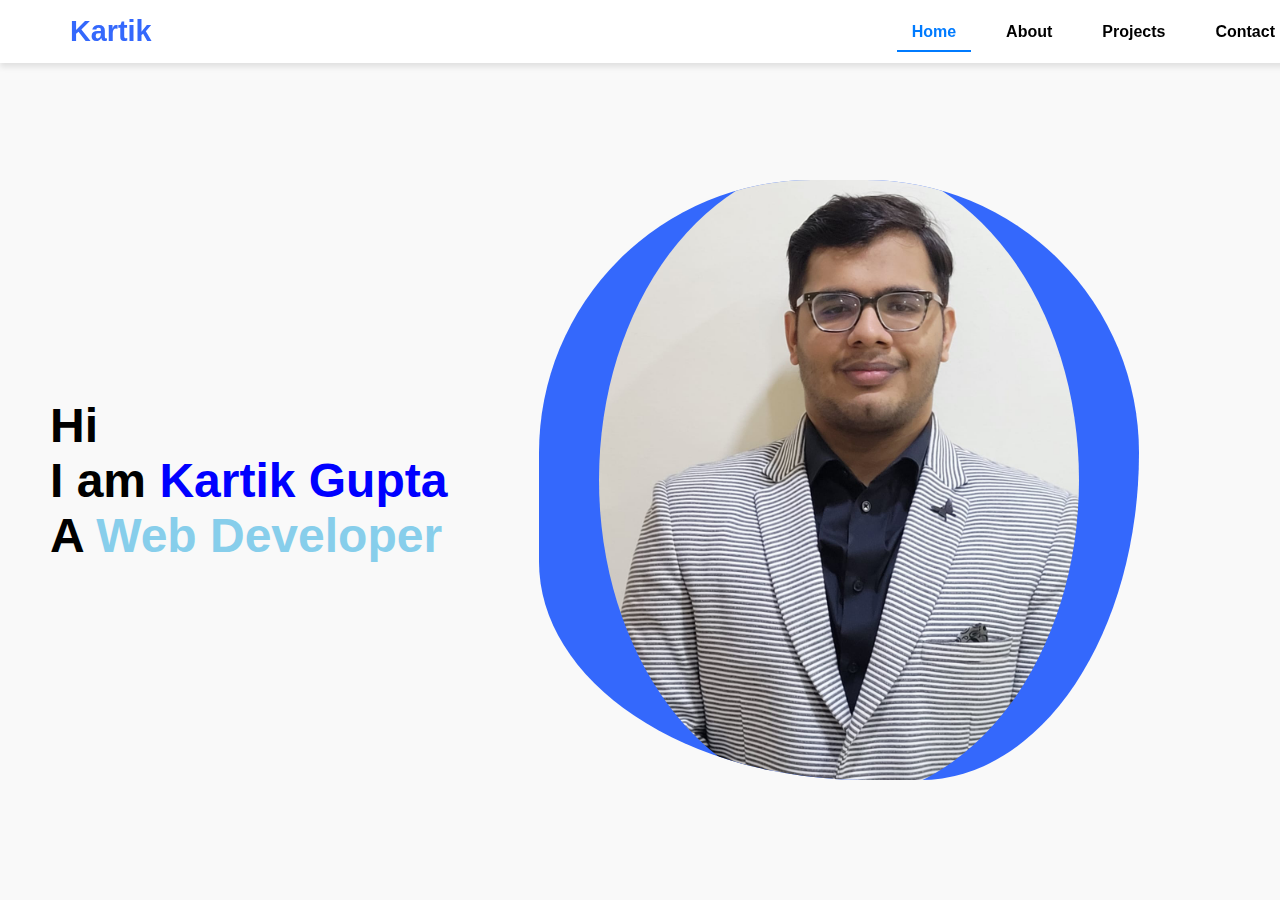
<file: index.html>
<!DOCTYPE html>
<html lang="en">
<head>
    <meta charset="UTF-8">
    <meta name="viewport" content="width=device-width, initial-scale=1.0">
    <title>My Portfolio</title>
    <link rel="stylesheet" href="styles.css">
</head>
<body>
    <header>
        <nav>
            <div class="logo">Kartik</div>
            <ul>
                <li><a href="index.html" class="active">Home</a></li>
                <li><a href="about.html">About</a></li>
                <li><a href="projects.html">Projects</a></li>
                <li><a href="contact.html">Contact</a></li>
            </ul>
        </nav>
    </header>
    
    <section class="home" id="home">
        <div class="home_data">
            <h1 class="hi-home">Hi<br> I am <span class="hi-home-color">Kartik Gupta</span><br>A <span id="dynamic-text">Web Developer</span></h1>
        </div>
        <div class="home-image">
            <div class="image-container">
                <img src="Images/my-image.jpeg" alt="MyImage">
            </div>
        </div>
    </section>
    <script src="script.js"></script>
</body>
</html>
</file>
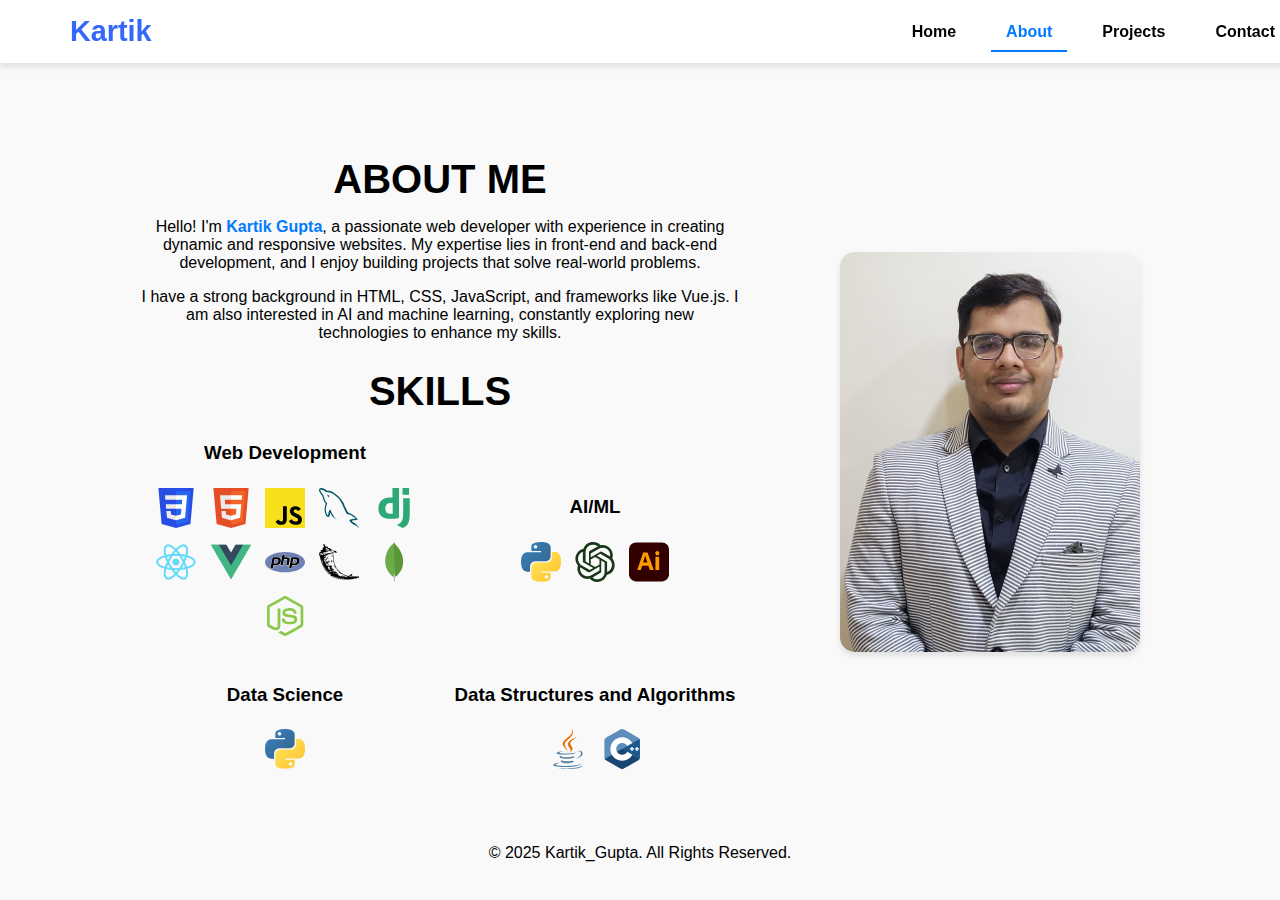
<file: about.html>
<!DOCTYPE html>
<html lang="en">
<head>
    <meta charset="UTF-8">
    <meta name="viewport" content="width=device-width, initial-scale=1.0">
    <title>About Me - My Portfolio</title>
    <link rel="stylesheet" href="styles.css">
</head>
<body>
    <header>
        <nav>
            <div class="logo">Kartik</div>
            <ul>
                <li><a href="index.html">Home</a></li>
                <li><a href="about.html" class="active">About</a></li>
                <li><a href="projects.html">Projects</a></li>
                <li><a href="contact.html">Contact</a></li>
            </ul>
        </nav>
    </header>

    <section class="about-section">
        <div class="about-container">
            <div class="about-text">
                <h1>ABOUT ME</h1>
                <p>Hello! I'm <span class="highlight">Kartik Gupta</span>, a passionate web developer with experience in creating dynamic and responsive websites. My expertise lies in front-end and back-end development, and I enjoy building projects that solve real-world problems.</p>
                <p>I have a strong background in HTML, CSS, JavaScript, and frameworks like Vue.js. I am also interested in AI and machine learning, constantly exploring new technologies to enhance my skills.</p>
                <h1>SKILLS</h1>
                <div class="skills-grid">
                    <div class="skill-category">
                        <h3>Web Development</h3>
                            <svg width="100" height="100" viewBox="0 0 100 100" fill="none" xmlns="http://www.w3.org/2000/svg">
                                <g id="css3">
                                <g id="css3_2">
                                <path id="polygon2989" d="M94.1749 0.000488281L86.142 89.99L50.0335 100L14.0245 90.0041L6 0.000488281H94.1749Z" fill="#264DE4"/>
                                <path id="polygon2991" d="M79.2648 84.2598L86.1295 7.35962H50.0874V92.3489L79.2648 84.2598Z" fill="#2965F1"/>
                                <path id="polygon2993" d="M24.3959 40.7407L25.3852 51.7792H50.0874V40.7407H24.3959Z" fill="#EBEBEB"/>
                                <path id="polygon2995" d="M50.0875 18.3982H50.0493H22.408L23.4114 29.4369H50.0875V18.3982Z" fill="#EBEBEB"/>
                                <path id="polygon2997" d="M50.0874 80.8935V69.4088L50.039 69.4217L37.7453 66.1021L36.9594 57.2983H30.9856H25.8784L27.4249 74.6305L50.0366 80.9077L50.0874 80.8935Z" fill="#EBEBEB"/>
                                <path id="polygon3005" d="M63.6421 51.779L62.3608 66.0952L50.0493 69.4182V80.9024L72.679 74.6306L72.845 72.7657L75.439 43.7047L75.7083 40.7406L77.7011 18.3982H50.0493V29.4369H65.6038L64.5994 40.7406H50.0493V51.779H63.6421Z" fill="white"/>
                                </g>
                                </g>
                            </svg>
                            <svg width="100" height="100" viewBox="0 0 100 100" fill="none" xmlns="http://www.w3.org/2000/svg">
                                <g id="html5">
                                <g id="html5_2">
                                <path id="Vector" d="M14.0214 90.0345L6 0.000488281H94.1867L86.1653 89.9859L50.0204 100" fill="#E44D26"/>
                                <path id="Vector_2" d="M50.093 92.3445V7.39062H86.1407L79.2617 84.2015" fill="#F16529"/>
                                <path id="Vector_3" d="M22.3831 18.4014H50.0933V29.4369H34.4881L35.509 40.7397H50.0933V51.7509H25.3972L22.3831 18.4014ZM25.8833 57.293H36.9674L37.7452 66.1165L50.0933 69.4223V80.9439L27.439 74.624" fill="#EBEBEB"/>
                                <path id="Vector_4" d="M77.7058 18.4014H50.0442V29.4369H76.6849L77.7058 18.4014ZM75.6883 40.7397H50.0442V51.7752H63.6562L62.368 66.1165L50.0442 69.4223V80.8953L72.6499 74.624" fill="white"/>
                                </g>
                                </g>
                            </svg>
                            <svg width="100" height="100" viewBox="0 0 100 100" fill="none" xmlns="http://www.w3.org/2000/svg">
                                <g id="js">
                                <g id="js_2">
                                <path id="Vector" d="M100 0.000488281H0V100H100V0.000488281Z" fill="#F7DF1E"/>
                                <path id="Vector_2" d="M67.1745 78.1259C69.1888 81.4148 71.8094 83.8323 76.4444 83.8323C80.338 83.8323 82.8253 81.8862 82.8253 79.1973C82.8253 75.9751 80.2698 74.8339 75.9841 72.9592L73.6348 71.9513C66.8539 69.0624 62.3491 65.4434 62.3491 57.7926C62.3491 50.745 67.719 45.3799 76.111 45.3799C82.0856 45.3799 86.3809 47.4592 89.4761 52.9037L82.1586 57.6021C80.5475 54.7132 78.8094 53.5751 76.111 53.5751C73.3587 53.5751 71.6142 55.3212 71.6142 57.6021C71.6142 60.4212 73.3602 61.5624 77.392 63.3085L79.7412 64.3148C87.7253 67.7386 92.2333 71.2291 92.2333 79.0767C92.2333 87.537 85.5872 92.1719 76.6618 92.1719C67.9348 92.1719 62.2967 88.0132 59.538 82.5624L67.1745 78.1259ZM33.9793 78.9402C35.4555 81.5592 36.7983 83.7735 40.0269 83.7735C43.1142 83.7735 45.0618 82.5656 45.0618 77.8688V45.9164H54.4586V77.9958C54.4586 87.7259 48.7539 92.1545 40.4269 92.1545C32.9031 92.1545 28.546 88.2608 26.3301 83.5712L33.9793 78.9402Z" fill="black"/>
                                </g>
                                </g>
                            </svg>
                            <svg width="100" height="100" viewBox="0 0 100 100" fill="none" xmlns="http://www.w3.org/2000/svg">
                                <g id="mysql">
                                <g id="mysql_2">
                                <path id="Vector" d="M92.1104 77.0668C86.6696 76.9291 82.4527 77.4815 78.916 79.0001C77.8957 79.414 76.2632 79.4144 76.1272 80.7262C76.6713 81.2786 76.7394 82.1762 77.2155 82.9353C78.0325 84.3158 79.4598 86.1801 80.7522 87.1471C82.1802 88.2514 83.609 89.3558 85.1047 90.3224C87.7575 91.9795 90.7504 92.9458 93.3348 94.6029C94.8316 95.5687 96.3269 96.8123 97.8233 97.8476C98.5716 98.3992 99.0473 99.2976 100 99.6424V99.4357C99.5235 98.8139 99.3874 97.9167 98.9117 97.2262C98.2323 96.5358 97.5513 95.9143 96.8711 95.2239C94.8989 92.5319 92.4505 90.1843 89.7981 88.2514C87.6218 86.7324 82.8604 84.6614 81.9766 82.1067C81.9766 82.1067 81.9081 82.0381 81.8405 81.969C83.3366 81.831 85.1047 81.2786 86.5335 80.8643C88.8458 80.2425 90.9541 80.381 93.3348 79.7596C94.4227 79.4834 95.511 79.1382 96.599 78.7929V78.1719C95.3754 76.9291 94.4911 75.2724 93.1987 74.0986C89.7301 71.0602 85.921 68.092 81.9766 65.6068C79.8679 64.2258 77.1471 63.3282 74.9028 62.1549C74.0874 61.7402 72.7266 61.5334 72.2508 60.843C71.026 59.3244 70.3458 57.3224 69.462 55.5272C67.4902 51.7297 65.5852 47.5187 63.8847 43.5148C62.6611 40.8221 61.9129 38.1293 60.4164 35.6444C53.4111 23.9078 45.7936 16.7969 34.0957 9.82362C31.5789 8.37406 28.5864 7.75264 25.3898 6.99354C23.6901 6.92409 21.9892 6.7864 20.2891 6.71696C19.2008 6.23363 18.1124 4.92216 17.1602 4.30075C13.2842 1.81509 3.28555 -3.5693 0.429089 3.54164C-1.40746 8.02883 3.1499 12.447 4.71359 14.7259C5.87072 16.3135 7.36639 18.1083 8.18263 19.9035C8.65877 21.0765 8.79443 22.3201 9.27057 23.5626C10.3593 26.5994 11.3788 29.983 12.8076 32.8139C13.5559 34.2635 14.3717 35.7821 15.324 37.094C15.8682 37.8531 16.8201 38.1987 17.0245 39.4411C16.0726 40.8221 16.0042 42.8934 15.4596 44.6192C13.0113 52.4206 13.964 62.0858 17.4322 67.8158C18.5202 69.5412 21.1049 73.3395 24.5736 71.8891C27.6345 70.6467 26.9543 66.7115 27.8378 63.2596C28.0426 62.4303 27.9066 61.8787 28.3143 61.3263V61.4648C29.2666 63.3973 30.2185 65.2619 31.1028 67.1948C33.2114 70.5773 36.8837 74.0986 39.9442 76.4462C41.5771 77.6882 42.8691 79.8286 44.9097 80.5881V80.3806H44.7733C44.3652 79.7592 43.753 79.4834 43.2092 78.9997C41.9852 77.7576 40.6245 76.2386 39.6726 74.8577C36.8165 70.9911 34.2993 66.7111 32.0551 62.2926C30.9671 60.1529 30.0144 57.8054 29.1306 55.6653C28.7221 54.836 28.7221 53.594 28.0422 53.1801C27.0219 54.6987 25.5259 56.0106 24.7777 57.8744C23.486 60.843 23.3496 64.502 22.8735 68.2988C22.6014 68.3686 22.737 68.2988 22.601 68.4376C20.4251 67.8845 19.6769 65.6068 18.8603 63.6735C16.8197 58.772 16.4796 50.9016 18.2485 45.2406C18.7246 43.7906 20.7652 39.2344 19.949 37.8535C19.5409 36.5416 18.1801 35.7821 17.4322 34.7468C16.5484 33.4349 15.5957 31.7786 14.9839 30.3283C13.3514 26.4621 12.5352 22.1817 10.767 18.3155C9.95077 16.5203 8.52312 14.6568 7.36639 12.9997C6.07439 11.1359 4.64596 9.82362 3.62566 7.61455C3.28595 6.85544 2.80941 5.61262 3.35357 4.78407C3.48962 4.2317 3.76131 4.02496 4.30586 3.88687C5.19013 3.12697 7.70688 4.09361 8.59036 4.50788C11.1071 5.54278 13.2154 6.51022 15.324 7.95978C16.2759 8.65024 17.2962 9.96211 18.5202 10.3073H19.9486C22.1252 10.7903 24.5732 10.4454 26.6138 11.0665C30.2189 12.2398 33.4831 13.966 36.408 15.8302C45.3179 21.5602 52.6625 29.7069 57.628 39.4411C58.4442 41.0284 58.7839 42.4792 59.5322 44.1355C60.961 47.5187 62.7291 50.9706 64.1568 54.2844C65.5852 57.5288 66.9452 60.843 68.9858 63.5358C70.0061 64.985 74.0866 65.7449 75.9231 66.5044C77.2835 67.1254 79.3922 67.6781 80.6161 68.4372C82.9284 69.8864 85.2407 71.5443 87.4174 73.1316C88.5057 73.9601 91.906 75.6863 92.1104 77.0668Z" fill="#00546B"/>
                                <path id="Vector_2" d="M22.7367 17.0723C21.5807 17.0723 20.7649 17.2112 19.9486 17.4179V17.556H20.0846C20.6292 18.6607 21.5807 19.4202 22.2605 20.3865C22.8051 21.4908 23.2808 22.5959 23.8254 23.7007C23.893 23.6312 23.961 23.5626 23.961 23.5626C24.9137 22.8717 25.3894 21.7674 25.3894 20.1103C24.9813 19.6274 24.9133 19.144 24.5732 18.6607C24.1655 17.9699 23.2808 17.625 22.7367 17.0723Z" fill="#00546B"/>
                                </g>
                                </g>
                            </svg>
                            <svg width="100" height="100" viewBox="0 0 100 100" fill="none" xmlns="http://www.w3.org/2000/svg">
                                <g id="django">
                                <g id="django_2">
                                <path id="Vector" d="M46.2064 0.000488281H62.5478V74.8984C54.1774 76.4817 48.0154 77.1047 41.3483 77.1047C21.3895 77.0838 11 68.1672 11 51.0422C11 34.5422 22.0204 23.8338 39.0979 23.8338C41.7479 23.8338 43.7668 24.0423 46.2064 24.6671V0.000488281ZM46.779 38.1646C44.8651 37.5395 43.288 37.3312 41.2688 37.3312C33.0037 37.3312 28.2296 42.3728 28.2296 51.2081C28.2296 59.8103 32.7936 64.5602 41.1639 64.5602C42.9724 64.5602 44.4446 64.4584 46.779 64.1458V38.1646Z" fill="#2BA977"/>
                                <path id="Vector_2" d="M89.2706 25.8446V63.345C89.2706 76.2594 88.3033 82.4698 85.464 87.8242C82.8139 92.9718 79.3228 96.2178 72.1091 99.8031L56.9456 92.6575C64.1593 89.305 67.6503 86.3427 69.8799 81.822C72.214 77.1991 72.9501 71.8447 72.9501 57.7615V25.8449H89.2706V25.8446ZM71.3034 0.000488281H87.6447V16.6047H71.3034V0.000488281Z" fill="#2BA977"/>
                                </g>
                                </g>
                            </svg>
                            <svg width="101" height="100" viewBox="0 0 101 100" fill="none" xmlns="http://www.w3.org/2000/svg">
                                <g id="reactjs">
                                <g id="reactjs_2">
                                <path id="Vector" d="M50.3067 58.8168C55.1757 58.8168 59.1229 54.8697 59.1229 50.0006C59.1229 45.1315 55.1757 41.1844 50.3067 41.1844C45.4376 41.1844 41.4904 45.1315 41.4904 50.0006C41.4904 54.8697 45.4376 58.8168 50.3067 58.8168Z" fill="#61DAFB"/>
                                <path id="Vector_2" d="M50.3066 68.0631C76.4333 68.0631 97.6132 59.9762 97.6132 50.0005C97.6132 40.0249 76.4333 31.938 50.3066 31.938C24.1799 31.938 3 40.0249 3 50.0005C3 59.9762 24.1799 68.0631 50.3066 68.0631Z" stroke="#61DAFB" stroke-width="5"/>
                                <path id="Vector_3" d="M34.664 59.0318C47.7274 81.6582 65.3207 95.9571 73.9599 90.9692C82.5991 85.9814 79.0126 63.5957 65.9492 40.9693C52.8858 18.3428 35.2925 4.04395 26.6533 9.03178C18.0141 14.0196 21.6006 36.4054 34.664 59.0318Z" stroke="#61DAFB" stroke-width="5"/>
                                <path id="Vector_4" d="M34.664 40.9692C21.6007 63.5956 18.0141 85.9814 26.6533 90.9692C35.2925 95.957 52.8859 81.6582 65.9492 59.0318C79.0126 36.4053 82.5991 14.0196 73.9599 9.03176C65.3208 4.04393 47.7274 18.3428 34.664 40.9692Z" stroke="#61DAFB" stroke-width="5"/>
                                </g>
                                </g>
                            </svg>
                            <svg width="100" height="100" viewBox="0 0 100 100" fill="none" xmlns="http://www.w3.org/2000/svg">
                                <g id="vuejs">
                                <g id="vuejs_2">
                                <path id="Vector" d="M80 7.00049H100L50 93.2505L0 7.00049H38.25L50 27.0005L61.5 7.00049H80Z" fill="#41B883"/>
                                <path id="Vector_2" d="M0 7.00049L50 93.2505L100 7.00049H80L50 58.7505L19.75 7.00049H0Z" fill="#41B883"/>
                                <path id="Vector_3" d="M19.75 7.00049L50 59.0005L80 7.00049H61.5L50 27.0005L38.25 7.00049H19.75Z" fill="#35495E"/>
                                </g>
                                </g>
                            </svg>
                            <svg width="100" height="100" viewBox="0 0 100 100" fill="none" xmlns="http://www.w3.org/2000/svg">
                                <g id="php">
                                <g id="php_2">
                                <path id="Vector" fill-rule="evenodd" clip-rule="evenodd" d="M50 75.6778C77.6143 75.6778 100 64.3329 100 50.3391C100 36.3454 77.6143 25.0005 50 25.0005C22.3863 25.0005 0 36.3454 0 50.3391C0 64.3329 22.3863 75.6778 50 75.6778Z" fill="#6E81B6"/>
                                <path id="Vector_2" fill-rule="evenodd" clip-rule="evenodd" d="M60.1331 58.5289L62.6133 45.7644C63.1731 42.8834 62.7076 40.7346 61.2305 39.3767C59.7994 38.0629 57.3701 37.4238 53.8041 37.4238H49.5089L50.7375 31.0996C50.7605 30.9819 50.7572 30.8605 50.7278 30.7442C50.6984 30.628 50.6436 30.5197 50.5673 30.4271C50.4911 30.3345 50.3953 30.2599 50.2869 30.2087C50.1784 30.1575 50.06 30.131 49.94 30.131H44.0118C43.6225 30.131 43.2881 30.4073 43.2137 30.7894L40.5795 44.3405C40.34 42.8157 39.7499 41.5049 38.8055 40.4233C37.0667 38.4329 34.3163 37.4238 30.63 37.4238H19.14C18.7506 37.4238 18.4163 37.7001 18.3419 38.0816L13.0111 65.5116C12.9645 65.7504 13.0268 65.9959 13.1816 66.1833C13.3357 66.3713 13.5655 66.4795 13.8092 66.4795H19.7839C20.1733 66.4795 20.5076 66.2032 20.582 65.8205L21.8716 59.1861H26.3191C28.6529 59.1861 30.6143 58.9334 32.1452 58.4352C33.7105 57.9261 35.1513 57.0627 36.421 55.8741C37.447 54.9315 38.2946 53.8758 38.947 52.7374L37.8823 58.2175C37.8357 58.4564 37.898 58.703 38.0528 58.8893C38.207 59.0773 38.4373 59.1855 38.6804 59.1855H44.6086C44.9979 59.1855 45.3323 58.9092 45.4067 58.5277L48.3324 43.4711H52.4002C54.1336 43.4711 54.6415 43.8163 54.7799 43.9645C54.9051 44.0999 55.1651 44.5769 54.873 46.0806L52.5151 58.2169C52.4925 58.3346 52.4961 58.4558 52.5257 58.5719C52.5554 58.688 52.6103 58.7961 52.6865 58.8886C52.7627 58.981 52.8584 59.0555 52.9667 59.1068C53.075 59.158 53.1933 59.1847 53.3131 59.1849H59.3357C59.5241 59.1853 59.7068 59.12 59.8523 59.0003C59.9979 58.8806 60.0972 58.7139 60.1331 58.5289ZM32.6488 47.9821C32.2764 49.8957 31.575 51.2603 30.5629 52.0384C29.5351 52.8311 27.8911 53.2325 25.6764 53.2325H23.0282L24.943 43.3786H28.3669C30.8821 43.3786 31.8954 43.9161 32.3024 44.3665C32.8665 44.9917 32.9862 46.2426 32.6488 47.9821ZM85.1041 40.4233C83.3659 38.4329 80.6155 37.4238 76.9292 37.4238H65.4392C65.0492 37.4238 64.7155 37.7001 64.6411 38.0816L59.3109 65.5116C59.2637 65.7504 59.326 65.9959 59.4808 66.1833C59.6355 66.3707 59.8659 66.4795 60.1077 66.4795H66.0831C66.4731 66.4795 66.8068 66.2032 66.8812 65.8205L68.1708 59.1861H72.6189C74.9533 59.1861 76.9129 58.9334 78.4444 58.4352C80.0103 57.9261 81.4511 57.0627 82.7201 55.8741C83.7794 54.9013 84.6507 53.8075 85.3109 52.6267C85.9711 51.4459 86.4445 50.1291 86.7209 48.7119C87.3998 45.2166 86.8563 42.4281 85.1041 40.4233ZM79.2872 47.9821C78.9141 49.8957 78.2128 51.2603 77.2019 52.0384C76.1734 52.8311 74.5295 53.2325 72.3154 53.2325H69.6666L71.5808 43.3786H75.0053C77.5205 43.3786 78.5338 43.9161 78.9413 44.3665C79.5042 44.9917 79.6245 46.2426 79.2872 47.9821Z" fill="white"/>
                                <path id="Vector_3" fill-rule="evenodd" clip-rule="evenodd" d="M28.197 42.5655C30.4667 42.5655 31.98 42.9845 32.7364 43.8225C33.4922 44.6605 33.6723 46.0995 33.2769 48.1376C32.8634 50.2604 32.0677 51.7755 30.8887 52.6837C29.7097 53.5918 27.9152 54.0452 25.5065 54.0452H21.8715L24.1026 42.5655H28.197ZM13.6385 65.6664H19.6133L21.0311 58.3742H26.1492C28.4074 58.3742 30.2654 58.1366 31.7237 57.662C33.182 57.1874 34.5079 56.3923 35.7008 55.2756C36.702 54.356 37.5122 53.3403 38.1326 52.2302C38.7523 51.1201 39.1924 49.8958 39.453 48.5566C40.0855 45.305 39.6084 42.7723 38.0231 40.9585C36.4384 39.144 33.9166 38.2371 30.46 38.2371H18.97L13.6385 65.6664ZM43.8413 30.9443H49.7695L48.3523 38.2371H53.6342C56.9559 38.2371 59.2492 38.8163 60.5104 39.9754C61.7716 41.1344 62.1495 43.0129 61.6453 45.6097L59.1652 58.3742H53.1426L55.5006 46.2373C55.7685 44.8564 55.6705 43.915 55.2044 43.4126C54.7382 42.9108 53.746 42.6592 52.2297 42.6592H47.4919L44.438 58.3742H38.5098L43.8413 30.9443ZM74.8355 42.5655C77.1052 42.5655 78.6179 42.9845 79.3749 43.8225C80.1307 44.6605 80.3102 46.0995 79.9148 48.1376C79.5025 50.2604 78.7068 51.7755 77.5272 52.6837C76.3488 53.5918 74.5537 54.0452 72.1462 54.0452H68.5112L70.7416 42.5655H74.8355ZM60.2758 65.6664H66.2512L67.6684 58.3742H72.7864C75.0453 58.3742 76.9033 58.1366 78.3616 57.662C79.8199 57.1874 81.1458 56.3923 82.3387 55.2756C83.3399 54.356 84.1501 53.3403 84.7698 52.2302C85.3896 51.1201 85.8303 49.8958 86.0915 48.5566C86.7233 45.305 86.2463 42.7723 84.6616 40.9585C83.0757 39.144 80.5545 38.2371 77.0979 38.2371H65.6079L60.2758 65.6664Z" fill="black"/>
                                </g>
                                </g>
                            </svg>
                            <svg width="100" height="100" viewBox="0 0 100 100" fill="none" xmlns="http://www.w3.org/2000/svg">
                                <g id="flask">
                                <g id="flask_2">
                                <path id="Vector" d="M29.883 84.4345C26.0736 81.438 22.0099 78.565 19.2332 74.5202C13.3899 67.3863 8.89099 59.1272 5.81501 50.4475C3.95635 44.8041 3.3197 38.7531 0.923266 33.3272C-1.58355 29.3865 1.35275 25.0786 5.66958 23.8262C7.59102 23.4574 10.9704 21.6448 6.8916 22.94C3.23496 25.6237 2.8808 20.5049 6.63004 20.1805C9.18969 19.8405 10.1318 17.7454 9.25613 15.8595C6.50972 14.0678 15.9181 12.0993 11.1838 9.42613C6.25234 4.10594 18.0823 3.08166 15.1633 9.12376C14.4649 13.7702 23.4297 8.27211 21.3497 13.6383C23.4632 16.2147 29.2662 14.2242 29.1223 17.839C32.202 18.0509 33.2592 20.6425 36.15 20.8412C39.1465 22.1946 44.5776 23.2607 45.5977 26.6375C42.6247 28.9905 35.7415 21.7756 35.4108 28.2906C36.3085 37.914 36.0799 47.8272 39.6011 56.9913C41.2662 62.5406 45.3031 66.9087 48.9493 71.2308C52.4386 75.4634 57.164 78.4431 61.9804 80.952C66.2051 82.9451 70.76 84.2666 75.3645 85.0952C77.2321 83.6671 80.5294 78.3563 83.4432 80.5958C83.5813 83.112 77.6605 85.8558 83.1643 85.5775C86.3962 84.6029 88.6383 88.077 91.2995 84.943C93.7514 87.8479 101.491 83.0874 99.7464 89.0244C97.3871 90.5467 93.9465 89.6265 91.5835 91.7206C87.6878 89.7745 84.5857 93.4615 80.2725 92.9954C75.4828 93.8534 70.6099 94.1997 65.7532 94.207C57.7865 93.5777 49.6508 93.3124 42.0713 90.5383C37.8026 89.298 33.6353 86.8665 29.883 84.4345ZM36.6114 87.3499C40.7807 89.1525 44.8574 91.0531 49.4264 91.6259C56.6754 92.6345 64.1608 94.185 71.4359 92.7705C68.1433 91.2838 64.7393 93.3496 61.4593 91.7075C57.5254 92.5539 53.3038 91.492 49.304 90.9688C44.7559 88.9428 39.848 87.5497 35.5887 84.9205C30.2669 82.9765 38.3414 87.4131 39.7784 87.7725C43.1055 89.661 36.1202 86.8048 35.1351 86.0195C32.349 84.4564 31.9938 84.7829 34.8595 86.37C35.4365 86.708 36.0061 87.0621 36.6114 87.3499ZM28.6782 81.7435C32.7183 83.2397 28.6604 78.9029 26.8096 79.1541C25.9893 77.7311 23.6761 76.8324 25.3077 76.0681C22.3719 77.0872 22.2323 72.1928 20.8528 72.8922C17.747 71.9114 19.6444 68.4378 15.9448 66.3045C15.6069 64.0566 12.2693 62.107 11.2053 58.7166C10.7345 56.9803 7.43356 51.9955 9.46172 56.6345C11.188 61.101 14.2253 64.9261 16.753 68.7459C18.7158 72.3832 21.0338 76.1848 24.6083 78.4541C25.8136 79.6102 26.977 81.381 28.6782 81.7435ZM17.0402 68.9657C17.1815 68.3552 17.7789 70.286 17.0402 68.9657V68.9657ZM33.5166 83.5373C32.2302 83.0325 34.4111 83.1366 33.5166 83.5373V83.5373ZM35.7095 84.3377C34.7088 84.955 35.4825 83.2329 35.7095 84.3377V84.3377ZM38.4549 85.4823C36.4409 84.6976 39.7617 84.2378 38.4549 85.4823V85.4823ZM43.1599 88.1047C40.618 87.6616 43.954 86.9308 43.1599 88.1047V88.1047ZM34.1255 81.8063C31.5031 81.7885 36.1552 80.4932 34.1255 81.8063V81.8063ZM36.1845 82.8332C35.4506 83.1444 36.127 82.139 36.1845 82.8332V82.8332ZM46.4765 89.2572C48.1312 90.3018 56.1386 91.5458 51.1245 89.6856C50.2854 89.8624 41.8275 87.2934 46.4765 89.2572ZM30.1372 76.5316C27.5687 75.7626 29.9766 75.8359 30.1372 76.5316V76.5316ZM34.929 79.3241C32.3406 78.6534 36.1756 78.4546 34.929 79.3241V79.3241ZM38.9592 81.7953C36.0558 81.1179 40.7483 81.1205 38.9592 81.7953V81.7953ZM28.188 74.4088C30.1288 75.8971 36.0177 74.5992 31.161 73.5195C28.9502 72.3414 23.9685 71.5347 27.3641 74.2299L28.1875 74.4082L28.188 74.4088ZM41.6889 82.6485C38.2974 81.8617 42.4976 81.2706 41.6889 82.6485V82.6485ZM37.586 79.3884C42.3339 80.7313 33.594 76.3857 36.4147 78.8941L37.0398 79.1765L37.586 79.3884ZM45.8116 84.142C41.7506 83.5221 50.3079 84.1849 45.8116 84.142V84.142ZM26.4575 71.8067C25.3485 71.8774 26.2818 70.9697 26.4575 71.8067V71.8067ZM53.4173 88.4087C51.95 89.5339 53.5371 86.8958 53.4173 88.4087V88.4087ZM34.1302 76.5055C32.7256 76.4725 33.8582 75.7087 34.1302 76.5055V76.5055ZM26.8839 71.281C23.3502 70.1437 29.4655 71.1262 26.8839 71.281V71.281ZM18.2994 65.7322C15.4907 63.5079 17.9782 64.495 18.2994 65.7322V65.7322ZM40.8356 80.0345C40.3627 79.4951 40.6133 80.1522 40.8356 80.0345V80.0345ZM54.8627 88.642C54.099 88.9538 54.8177 87.8181 54.8627 88.642V88.642ZM39.5943 78.7523C37.393 78.4311 39.8469 77.6903 39.5943 78.7523V78.7523ZM29.1443 72.1295C26.0683 70.8311 31.0642 71.9239 29.1443 72.1295V72.1295ZM46.8212 83.1136C43.9048 82.535 49.8135 81.9282 46.8212 83.1136V83.1136ZM37.6263 76.8722C41.0752 77.3168 33.5229 74.526 36.8698 76.6221L37.6263 76.8722ZM49.6132 84.2425C52.833 82.3174 51.7716 88.7503 55.0762 84.7865C58.3352 82.4063 52.2612 87.7286 56.2783 85.2103C59.1838 83.2674 63.4749 86.1315 66.1858 87.0658C68.1349 86.9701 70.0308 88.7518 72.0291 87.6679C75.8762 86.6321 64.5055 86.131 67.4863 84.2927C63.9656 85.317 61.3657 83.0712 59.6331 80.8165C55.6846 79.9047 51.1187 77.886 49.1481 74.3915C48.3446 73.0795 50.3094 74.5762 48.4544 72.4314C46.0753 70.3153 44.8867 67.9131 43.2901 65.3404C41.3818 64.3224 41.1595 61.3265 40.9664 65.24C40.9821 62.7703 38.6626 61.1073 38.0971 61.7988C38.0866 59.4197 40.5783 60.6124 38.8342 58.8521C38.4586 56.3866 37.2229 53.8175 36.851 51.034C36.2735 49.6921 36.7694 46.8181 34.8804 49.8559C34.1925 53.0663 34.6523 45.911 35.7226 48.2708C37.1272 45.8629 35.2178 46.1459 35.1399 46.4801C36.0553 44.4489 35.719 41.567 34.9008 42.6666C35.3889 40.5134 35.6713 34.7423 34.171 35.765C35.0807 33.5134 35.8958 25.4625 31.9477 28.5322C30.348 28.5547 27.5776 29.1129 26.2682 29.7642C30.3747 32.0278 25.8549 30.5818 24.1835 30.2219C23.9659 32.3165 22.3102 31.4105 20.2418 31.4309C23.5453 31.84 18.6332 34.8103 16.7379 33.6563C14.2766 34.8328 18.8618 37.7691 16.787 38.6767C17.0418 40.0457 13.0164 38.1829 13.3323 41.3436C10.9427 40.3387 13.0033 45.0933 14.1986 43.4853C18.2633 44.5854 17.0601 47.0927 17.1632 49.475C16.5014 50.8629 13.8936 46.2123 16.5825 46.4278C14.4618 42.982 14.2363 45.1823 12.4739 46.783C12.0637 46.8992 16.9696 49.0607 13.891 50.1295C16.5998 50.5474 16.6767 52.9177 17.2286 54.4175C18.856 56.113 18.5233 52.5447 20.4709 54.5828C19.2384 52.7676 13.9418 49.4677 18.2058 50.526C18.1833 48.6987 17.4347 47.2251 18.7414 47.2612C20.0351 44.9176 17.3865 53.0386 20.303 50.0599C21.1102 49.7078 21.31 47.7142 22.7617 50.2482C24.8688 52.3219 23.5228 53.8248 20.5494 51.9259C21.0814 53.7307 24.5267 54.3752 23.8791 57.1974C24.5659 59.6791 25.5259 58.7652 26.3629 58.6214C27.0199 61.033 27.3924 59.2596 27.4238 58.1124C30.4302 58.7558 29.726 60.5334 30.6671 61.7748C32.7387 62.7101 27.701 55.4361 31.2583 59.5881C35.0007 62.9664 32.6618 64.3768 29.3033 63.8359C31.4288 63.6632 32.1146 66.7089 34.7731 66.6022C37.1978 67.7551 38.8389 72.1855 34.6601 70.341C33.2111 69.0342 28.0813 67.4219 32.271 69.9078C36.1401 71.6995 39.2129 72.7719 42.9449 75.0208C45.616 76.9276 46.7695 79.1117 47.7817 79.5433C45.5375 80.6157 41.0177 78.6874 44.3735 78.0963C42.2805 77.7149 39.9259 76.6566 41.9305 79.2649C43.6359 80.6879 47.9716 80.5377 48.749 80.6983C48.0898 82.1505 46.9594 82.2656 48.7756 82.3786C46.7491 83.4583 49.4254 83.6257 49.6132 84.2425ZM45.4695 72.5402C44.2365 71.2512 43.9179 68.8359 45.2503 70.9373C45.934 71.212 47.4401 74.8838 45.4695 72.5402ZM58.9646 81.1126C58.9871 81.697 59.7336 81.0629 58.9646 81.1126V81.1126ZM43.5224 69.3789C43.4753 67.4298 43.9686 70.8824 43.5224 69.3789V69.3789ZM42.1816 67.5741C40.6306 64.5777 44.1366 68.4226 42.1816 67.5741V67.5741ZM25.9271 56.3557C26.3754 57.9141 26.8379 56.113 25.9271 56.3557V56.3557ZM38.8629 63.3677C39.4227 61.2663 39.5205 65.1306 38.8629 63.3677V63.3677ZM29.7239 57.0128C29.08 55.8535 31.0715 58.1003 29.7239 57.0128V57.0128ZM37.5672 59.5274C36.0982 56.2354 38.6071 57.7294 37.892 60.0662L37.5672 59.5274ZM24.0417 50.5072C23.3847 49.4269 22.2982 46.2583 22.6481 45.2916C22.9646 46.8662 25.9982 52.0708 24.1364 47.4469C22.0785 43.571 26.5956 48.705 27.0607 49.6717C27.2768 50.6338 25.7911 49.4091 26.7976 51.6638C24.9614 49.0968 25.7137 53.082 24.0417 50.5072ZM19.862 47.6268C20.0336 45.1158 20.8188 49.3484 19.862 47.6268V47.6268ZM21.7421 48.2739C22.6393 46.3787 23.2633 50.9157 21.7421 48.2739V48.2739ZM17.2186 44.7748C15.6623 43.2284 14.5366 41.8034 17.2919 43.8153C18.3538 43.8567 14.9326 40.5735 17.5471 42.7728C20.2967 43.2739 18.9047 47.28 17.2186 44.7748ZM19.5947 44.713C20.0744 45.5945 20.4986 43.8174 19.5947 44.713V44.713ZM21.0568 45.1818C19.6862 42.6132 22.7193 46.2583 21.0568 45.1818V45.1818ZM18.1503 42.404C13.6263 38.378 23.8356 44.5095 18.8895 43.1505L18.1503 42.404ZM31.1134 49.9359C29.1553 48.762 30.5944 41.6716 31.2619 46.521C33.1651 45.9052 31.1568 49.0252 32.5765 48.9964C32.3526 50.9649 31.7176 51.6727 31.1128 49.9359H31.1134ZM35.9078 52.7697C36.0998 50.6327 36.3117 54.2303 35.9078 52.7697V52.7697ZM35.075 51.9468C35.097 53.0213 35.2905 51.034 35.075 51.9468V51.9468ZM19.0381 41.0815C16.1316 37.0712 27.485 45.1378 20.8993 42.0984C20.2114 41.9185 19.3833 41.8547 19.0381 41.0815ZM28.2707 45.9764C27.9955 42.5996 28.8848 46.5361 28.2707 45.9764V45.9764ZM35.2806 50.4732C35.3209 51.7454 35.8231 48.5496 35.2806 50.4732V50.4732ZM19.4832 39.5503C21.2106 39.1815 26.6422 42.5844 21.6542 40.5233C21.0997 39.9092 19.9185 40.1885 19.4832 39.5503ZM34.317 46.9447C34.5016 43.4921 35.3481 44.8825 34.3233 47.439L34.317 46.9447ZM20.7686 38.3497C21.4722 37.3176 18.9 33.6819 21.1395 37.0456C22.1072 37.8146 23.9408 38.3335 22.3217 38.6568C24.8683 40.9036 21.7008 39.2657 20.7686 38.3497ZM33.5836 45.866C34.0125 48.1704 34.0701 41.9331 33.5836 45.866V45.866ZM19.2991 34.7166C19.5832 35.4333 19.8369 34.4865 19.2991 34.7166V34.7166ZM22.6419 36.7061C23.5019 34.9013 24.2285 38.7191 22.6419 36.7061V36.7061ZM32.0702 41.9509C32.0613 41.2578 32.248 42.9595 32.0702 41.9509V41.9509ZM31.524 40.742C30.2152 37.5133 32.7413 42.4516 31.524 40.742V40.742ZM30.7205 38.6254C30.5008 37.2915 31.467 40.3015 30.7205 38.6254V38.6254ZM32.0283 36.4994C31.1301 34.917 33.1624 29.5262 33.389 32.8689C32.4411 35.4746 33.1154 36.9321 33.7766 33.4376C34.9981 30.6875 33.5129 38.8645 32.0283 36.4994ZM33.3722 28.4815C33.4591 29.0611 33.7635 28.0013 33.3722 28.4815V28.4815ZM31.128 72.7039C30.5955 72.2394 31.195 72.9995 31.128 72.7039V72.7039ZM35.7509 75.0423C38.3226 75.7025 38.3095 74.6421 35.9852 74.3277C34.735 73.1643 30.7906 71.9307 34.3217 74.1833C34.555 74.7755 35.2942 74.7619 35.7509 75.0423ZM26.6202 68.9777C28.0374 70.0344 31.9566 71.9721 28.6385 69.3805C29.7574 68.08 26.4973 67.3884 27.5786 66.519C24.828 64.8356 25.4087 64.9852 27.3359 65.0385C24.0297 63.5607 27.813 63.6711 27.6351 62.9141C26.3602 62.6625 21.3037 60.6663 24.2787 63.0779C21.2545 61.5362 23.5579 63.6523 22.644 63.4284C19.5512 62.5856 25.3977 65.784 22.1522 64.9899C23.9267 66.3961 26.9284 68.5911 22.9029 66.4777C22.3725 67.2414 25.7832 68.3981 26.6202 68.9777ZM31.4555 71.7555C28.5731 69.4412 37.3354 73.6502 31.4555 71.7555V71.7555ZM56.2082 86.7509C55.4047 87.7459 56.2841 85.5843 56.2082 86.7509V86.7509ZM58.7522 87.8217C60.1086 86.5071 58.8076 89.9153 61 87.5C61.0236 85.7705 60.932 84.7494 58.4807 86.8497C57.8048 87.2243 57.5024 88.8183 58.7522 87.8217ZM18.3679 62.4595C15.4478 60.83 17.951 60.8222 18.3679 62.4595V62.4595ZM21.0845 64.2392C17.4854 62.7253 20.0754 62.5668 21.0845 64.2392V64.2392ZM36.5392 73.5597C38.0479 74.9 43.4696 74.5432 38.3717 73.7251C37.6169 72.6087 33.5778 72.8776 36.5392 73.5597ZM57.7844 86.6808C55.5349 87.5502 60.1071 84.7321 57.7844 86.6808V86.6808ZM62.6144 90C61.6137 90.2736 62.6291 89.3743 62.6144 90V90ZM62.6217 89.1243C60.1301 89.2854 65.1934 86.3993 62.6217 89.1243V89.1243ZM11.6866 56.8658C9.49468 53.738 10.3238 52.3324 8.2104 49.779C7.81021 47.8261 4.5841 43.3948 6.54163 48.0893C8.33491 50.8352 8.86745 55.0861 11.6866 56.8658ZM61.8156 88.2585C59.8738 86.9261 66.5473 85.2003 61.8156 88.2585V88.2585ZM65.4273 89.673C63.929 89.2477 67.797 87.6386 65.4273 89.673V89.673ZM17.5628 59.0022C15.8119 58.8735 18.2408 57.9936 17.5628 59.0022V59.0022ZM64.6734 88.7068C66.9673 87.228 64.1451 87.455 64.2575 88.8429L64.6734 88.7068ZM33.5401 69.0834C32.3286 69.1686 33.4617 68.0847 33.5401 69.0834V69.0834ZM35.4642 70.1908C34.5241 70.3849 34.8527 68.9547 35.4642 70.1908V70.1908ZM68.3541 89.7065C71.2936 87.5863 66.5729 89.3006 67.7374 90.1083L68.3541 89.7065ZM67.2294 89.1625C64.7012 90.0518 69.6232 87.1563 67.2294 89.1625V89.1625ZM72.9786 92.9918C71.0263 92.6434 74.5867 91.9152 72.9786 92.9918V92.9918ZM19.0365 58.2751C21.1918 58.7579 27.6471 63.5816 23.8388 58.6088C21.8875 58.0313 23.0578 53.2625 21.0683 54.1068C22.4038 56.3379 22.1669 57.2874 19.3629 55.8807C15.8386 54.1607 17.3824 56.7334 18.0708 57.4422C17.1328 57.6557 19.3127 58.2573 19.0365 58.2751ZM9.22004 50.5218C9.60558 48.9263 5.66801 41.7438 7.36032 46.9227C7.97134 48.0077 7.90961 50.0636 9.22004 50.5218ZM27.238 61.6304C26.1285 60.7024 27.1857 61.4991 27.238 61.6304V61.6304ZM29.9703 62.266C26.9503 61.5796 29.9688 60.5763 29.9703 62.266V62.266ZM53.6475 77.1928C51.8626 77.1656 53.1961 76.0378 53.6475 77.1928V77.1928ZM54.7848 78.023C54.1288 78.1481 54.6174 77.377 54.7848 78.023V78.023ZM64.1697 83.9344C63.0434 83.8491 65.0726 83.2679 64.1697 83.9344V83.9344ZM14.1233 51.7742C11.3575 51.0612 16.7049 50.7745 14.1233 51.7742V51.7742ZM51.5634 75.3619C49.9176 75.7762 51.5346 73.69 51.5634 75.3619V75.3619ZM13.1032 49.3971C11.5694 49.0283 14.7615 48.8368 13.1032 49.3971V49.3971ZM17.917 51.7287C17.408 51.9369 17.8867 51.1794 17.917 51.7287V51.7287ZM76.6274 87.7317C78.7602 87.2991 83.6195 88.8172 84.4052 87.1668C81.8157 87.1035 75.4451 85.339 75.1438 87.5873L75.7109 87.6763L76.6274 87.7317ZM19.4466 52.1142C18.1262 52.0514 19.4838 50.4209 19.4466 52.1142V52.1142ZM6.79064 43.3351C4.6045 42.8465 6.21573 40.108 6.79064 43.3351V43.3351ZM9.80907 44.0937C7.04645 43.1614 9.84569 43.0579 9.80907 44.0937V44.0937ZM11.5333 44.9411C11.0348 44.5367 11.143 45.4506 11.5333 44.9411V44.9411ZM22.3855 51.9023C21.1761 51.5545 22.8966 51.4331 22.3855 51.9023V51.9023ZM10.385 43.0301C6.88899 42.665 10.0931 40.5929 10.385 43.0301V43.0301ZM4.19699 39.0157C3.59382 39.4394 4.10858 37.891 4.19699 39.0157V39.0157ZM5.11716 38.3204C4.32724 38.4905 4.96703 36.9865 5.11716 38.3204V38.3204ZM10.2019 41.3561C12.3525 40.5113 6.28583 39.6089 9.76252 41.1966L10.2019 41.3561ZM78.2595 83.394C76.5107 83.0037 79.6359 82.1322 78.2595 83.394V83.394ZM86.4815 87.6559C85.0931 87.8704 87.0329 86.0243 86.4815 87.6559V87.6559ZM10.723 38.6908C9.01759 39.0042 10.949 37.1125 10.723 38.6908V38.6908ZM3.4871 33.843C3.09842 31.615 3.15178 27.7041 6.86911 29.0261C1.90674 30.0111 10.3034 35.1937 9.24305 31.1018C11.3298 31.2038 13.325 29.8688 12.2301 31.8954C16.3413 31.4413 19.1913 27.8762 23.1624 28.3758C26.2556 27.9662 29.6376 27.656 32.971 26.411C35.7122 26.2132 38.3503 23.2628 36.8479 21.5135C33.1101 21.1975 29.1982 21.6652 25.0671 22.4865C20.4897 23.4375 16.3309 25.246 11.7127 26.0218C7.21071 26.6265 12.6177 27.6879 11.3288 27.9244C8.9794 28.7399 14.1301 29.2897 11.0238 30.1487C9.10547 29.7841 7.10922 29.1249 7.92844 27.1031C3.61579 27.6628 -0.173728 29.4524 3.23339 33.8409L3.4871 33.843ZM13.8785 28.5511C14.8897 24.8264 19.2954 31.6161 15.5357 29.0454C15.0869 28.7096 14.3482 28.4355 13.8785 28.5511ZM14.0752 26.7447C14.851 27.3547 15.5347 25.6577 14.0752 26.7447V26.7447ZM15.9281 26.7745C16.0599 25.0603 20.1706 27.6816 16.606 27.3918L15.9281 26.7745ZM18.4631 25.755C18.7289 26.7175 19.3891 24.6737 18.4631 25.755V25.755ZM19.1118 25.3208C20.6529 23.4689 27.8402 24.1385 22.5791 25.1403C21.1693 24.0783 20.089 25.7665 19.1118 25.3208ZM28.4915 23.8749C28.2566 18.8162 33.1509 25.6728 28.4915 23.8749V23.8749ZM31.1526 23.8607C32.1256 21.311 34.9285 22.8375 31.6025 23.3481C31.6752 23.6196 31.5052 24.6642 31.1526 23.8607ZM9.67306 37.382C6.58662 35.8372 12.5806 35.6018 9.67306 37.382V37.382ZM11.8231 37.9794C9.60767 37.5399 12.8422 36.8954 11.8231 37.9794V37.9794ZM5.48858 33.4836C3.52268 32.9982 7.14951 32.2072 5.48858 33.4836V33.4836ZM91.3345 87.1887C90.0649 87.8562 91.3826 85.7083 91.3345 87.1887V87.1887ZM82.6114 81.2356C81.4903 81.3847 82.8594 79.5312 82.6114 81.2356V81.2356ZM93.733 87.7631C96.0557 87.771 100.771 87.0412 95.7167 87.0438C94.9242 87.1678 91.096 87.1411 93.733 87.7631ZM13.7137 36.9347C15.5933 36.8055 16.6547 34.861 13.3501 34.973C8.22871 34.4425 17.8683 36.7265 12.6931 36.0731C11.9973 36.5334 13.6739 37.0618 13.7137 36.9347ZM15.3689 37.7722C14.7882 38.4136 15.1727 36.5654 15.3689 37.7722V37.7722ZM17.3327 32.5357C16.2043 32.2653 18.1487 31.524 17.3327 32.5357V32.5357ZM11.0813 22.0863C14.4361 20.9448 19.0239 19.6626 20.6074 22.6481C18.9957 20.7079 19.9572 18.7979 21.4795 21.6348C23.6327 24.5052 24.7103 20.3291 23.3104 19.3666C24.906 21.3492 26.7212 22.2861 24.3786 19.4921C26.9242 16.4303 19.2818 19.8928 17.5451 19.8583C16.7091 20.2329 8.91662 21.8451 11.0813 22.0868V22.0863ZM13.0477 18.3208C14.9608 16.877 19.6642 19.1798 16.6463 16.8859C16.3508 16.6254 10.0366 18.6253 13.0477 18.3208ZM20.0226 18.6085C22.2616 18.6661 19.0569 15.6006 21.7248 16.99C21.287 15.5582 18.6185 15.2898 17.3138 14.7181C16.5762 16.0269 18.8157 18.6263 20.0226 18.6091V18.6085ZM14.2703 12.2777C12.9128 12.8102 15.045 11.2278 14.2703 12.2777V12.2777ZM17.1213 12.9604C20.7298 12.4817 16.2017 11.4067 16.3942 12.9217L17.1213 12.9604ZM11.7985 8.79472C9.2577 5.4781 16.5767 9.35184 13.9951 5.87934C11.8226 4.14936 9.73479 7.82641 11.798 8.79472H11.7985ZM44.4049 26.3571C45.5699 24.2913 39.5937 23.5725 43.6197 25.6247C43.9901 25.7492 43.9069 26.4999 44.4049 26.3571Z" fill="black"/>
                                </g>
                                </g>
                            </svg>
                            <svg width="100" height="100" viewBox="0 0 100 100" fill="none" xmlns="http://www.w3.org/2000/svg">
                                <g id="mongodb">
                                <g id="mongodb_2">
                                <path id="Vector" d="M50.1455 0.27356L52.8141 5.28569C53.414 6.21062 54.064 7.02931 54.8295 7.79175C57.074 10.0082 59.1661 12.3739 61.0916 14.8725C65.6131 20.8095 68.6629 27.4028 70.8409 34.5335C72.1471 38.8894 72.8564 43.3578 72.9095 47.8763C73.1282 61.3846 68.4973 72.9838 59.1605 82.6237C57.6417 84.1524 56.001 85.5548 54.2546 86.8171C53.3296 86.8171 52.8922 86.1078 52.511 85.4547C51.8167 84.2437 51.3547 82.9137 51.1486 81.5331C50.8205 79.8989 50.6048 78.2646 50.7111 76.5772V75.8148C50.6361 75.6523 49.8205 0.657906 50.1455 0.27356Z" fill="#599636"/>
                                <path id="Vector_2" d="M50.1455 0.10799C50.0361 -0.110744 49.9268 0.0548687 49.8174 0.161111C49.8705 1.25478 49.4893 2.22971 48.8925 3.16089C48.2363 4.08582 47.3676 4.79514 46.4958 5.55759C41.6524 9.75103 37.8401 14.8163 34.7872 20.4815C30.725 28.1059 28.6314 36.2772 28.0377 44.8797C27.7659 47.9826 29.0189 58.9318 29.997 62.0909C32.6655 70.4778 37.4589 77.5054 43.6679 83.6049C45.1927 85.0736 46.8239 86.436 48.5113 87.7453C49.0018 87.7453 49.055 87.3078 49.1675 86.9828C49.3825 86.2874 49.5465 85.5773 49.658 84.858L50.7517 76.6898L50.1455 0.10799Z" fill="#6CAC48"/>
                                <path id="Vector_3" d="M52.814 90.1357C52.9234 88.8858 53.5234 87.8484 54.1765 86.8141C53.5203 86.5422 53.0328 86.0016 52.6516 85.3986C52.3228 84.8276 52.0507 84.2258 51.8391 83.6018C51.0767 81.3145 50.9142 78.9147 50.6955 76.5774V75.1619C50.4236 75.3806 50.3673 77.2305 50.3673 77.5054C50.2083 79.9758 49.8805 82.4324 49.3862 84.858C49.2237 85.8391 49.1143 86.8172 48.5112 87.689C48.5112 87.7984 48.5112 87.9077 48.5644 88.0702C49.5455 90.9575 49.8143 93.8979 49.9799 96.8945V97.9882C49.9799 99.2943 49.9268 99.0194 51.0111 99.4568C51.4485 99.6193 51.936 99.6756 52.3735 100.001C52.7016 100.001 52.7547 99.7287 52.7547 99.5099L52.5922 97.7132V92.7011C52.5391 91.8262 52.7016 90.9575 52.8109 90.1388L52.814 90.1357Z" fill="#C2BFBF"/>
                                </g>
                                </g>
                            </svg>
                            <svg width="100" height="100" viewBox="0 0 100 100" fill="none" xmlns="http://www.w3.org/2000/svg">
                                <g id="nodejs">
                                <g id="nodejs_2">
                                <path id="Vector" d="M46.2785 1.06735C48.758 -0.351924 51.9876 -0.358335 54.465 1.06735C66.9286 8.10993 79.3961 15.1415 91.8576 22.1883C94.2014 23.5086 95.7692 26.1171 95.7454 28.8178V71.1886C95.7628 74.0012 94.0401 76.672 91.5673 77.9623C79.1447 84.9661 66.7285 91.9784 54.308 98.9821C51.7772 100.429 48.4827 100.318 46.031 98.7521C42.3067 96.5931 38.576 94.4447 34.8513 92.2879C34.0902 91.8341 33.2322 91.473 32.6948 90.735C33.1699 90.0947 34.0193 90.0149 34.7096 89.7353C36.2642 89.241 37.692 88.4475 39.1202 87.6775C39.4813 87.4303 39.9222 87.525 40.2684 87.7462C43.4531 89.5722 46.6097 91.4513 49.8051 93.2598C50.4868 93.6534 51.177 93.1309 51.7597 92.8061C63.9501 85.9163 76.1555 79.0525 88.3438 72.1606C88.7954 71.9433 89.0451 71.4639 89.0084 70.9692C89.0169 56.992 89.0105 43.0123 89.0126 29.035C89.0643 28.4737 88.7395 27.9576 88.232 27.7279C75.8524 20.7562 63.4793 13.7738 51.1019 6.80035C50.8874 6.65292 50.6334 6.57382 50.3732 6.57344C50.1129 6.57306 49.8587 6.65141 49.6438 6.79821C37.2664 13.7738 24.8954 20.7626 12.518 27.734C12.0123 27.9641 11.6728 28.4716 11.733 29.035C11.7352 43.0123 11.733 56.992 11.733 70.9714C11.7116 71.2127 11.7646 71.4549 11.8849 71.6652C12.0053 71.8756 12.1872 72.044 12.4062 72.1478C15.7091 74.0208 19.0164 75.8806 22.3215 77.7472C24.1834 78.7494 26.4696 79.3449 28.521 78.577C30.3314 77.9278 31.6003 76.0804 31.5658 74.1582C31.5829 60.2626 31.5573 46.3647 31.5786 32.4712C31.5334 31.8543 32.1185 31.3447 32.7183 31.4027C34.3053 31.392 35.8945 31.3814 37.4815 31.407C38.144 31.392 38.5998 32.0563 38.5179 32.6778C38.5115 46.6614 38.535 60.6454 38.5072 74.6291C38.5115 78.3559 36.9804 82.411 33.5332 84.2345C29.2864 86.4345 24.0374 85.9679 19.8419 83.8584C16.2099 82.0456 12.7438 79.9062 9.17621 77.9641C6.69702 76.6809 4.98286 73.9994 5.00031 71.189V28.8178C4.97431 26.0611 6.60442 23.4053 9.02128 22.1043C21.4418 15.0948 33.8601 8.08001 46.2785 1.06735Z" fill="#8CC84B"/>
                                <path id="Vector_2" d="M57.1141 30.4179C62.5312 30.0692 68.3304 30.2113 73.2051 32.88C76.9793 34.925 79.0717 39.217 79.1383 43.41C79.0329 43.9756 78.4416 44.2876 77.9017 44.2488C76.33 44.2466 74.7579 44.2701 73.1862 44.2381C72.5195 44.2637 72.132 43.649 72.0483 43.0596C71.5967 41.0534 70.5026 39.0664 68.6143 38.0987C65.7156 36.6474 62.3545 36.7204 59.1937 36.7507C56.8862 36.8732 54.4048 37.073 52.4499 38.4299C50.9491 39.4578 50.4932 41.5327 51.0289 43.2038C51.5339 44.4037 52.919 44.7908 54.0522 45.1477C60.5805 46.8551 67.4985 46.6852 73.9021 48.9322C76.5533 49.8482 79.1468 51.629 80.0543 54.4048C81.2414 58.1252 80.721 62.5721 78.0741 65.5589C75.9276 68.0167 72.8012 69.3544 69.6831 70.0809C65.535 71.0059 61.2302 71.0294 57.0176 70.6187C53.0564 70.1671 48.9343 69.1264 45.8764 66.4275C43.2615 64.157 41.9843 60.6194 42.1111 57.2049C42.1414 56.6283 42.7155 56.2262 43.2679 56.2736C44.8507 56.2608 46.4334 56.2565 48.0162 56.2757C48.6483 56.2305 49.117 56.7768 49.1494 57.3727C49.4415 59.2841 50.1598 61.2903 51.8266 62.4236C55.0434 64.4989 59.0797 64.3568 62.7631 64.4149C65.8146 64.2795 69.2401 64.2386 71.7303 62.2217C73.0441 61.0713 73.4334 59.1467 73.0783 57.4909C72.6937 56.093 71.2313 55.4416 69.9755 55.0156C63.5309 52.977 56.5357 53.7167 50.1534 51.4114C47.5624 50.4957 45.0569 48.7644 44.0614 46.1025C42.6724 42.3351 43.3089 37.6752 46.2333 34.7893C49.0846 31.9187 53.2007 30.8132 57.1141 30.4175V30.4179Z" fill="#8CC84B"/>
                                </g>
                                </g>
                            </svg>
                                                    
                    </div>
                    <div class="skill-category">
                        <h3>AI/ML</h3>
                        <svg width="100" height="100" viewBox="0 0 100 100" fill="none" xmlns="http://www.w3.org/2000/svg">
                            <g id="python">
                            <g id="python_2">
                            <path id="Vector" d="M49.6397 0.000488281C24.2535 0.000488281 25.8385 11.0095 25.8385 11.0095L25.8667 22.4151H50.0924V25.8394H16.2447C16.2447 25.8394 0 23.9971 0 49.6116C0 75.2269 14.1788 74.3185 14.1788 74.3185H22.6406V62.432C22.6406 62.432 22.1844 48.2532 36.593 48.2532H60.6205C60.6205 48.2532 74.1199 48.4713 74.1199 35.2065V13.2739C74.1199 13.2739 76.1702 0.000488281 49.6397 0.000488281ZM36.2817 7.67056C36.8542 7.67004 37.4211 7.78242 37.9501 8.00125C38.4791 8.22009 38.9598 8.54109 39.3646 8.94589C39.7693 9.35068 40.0903 9.83133 40.3092 10.3603C40.528 10.8893 40.6404 11.4563 40.6399 12.0287C40.6404 12.6012 40.528 13.1681 40.3092 13.6971C40.0903 14.2261 39.7693 14.7068 39.3646 15.1116C38.9598 15.5164 38.4791 15.8374 37.9501 16.0562C37.4211 16.275 36.8542 16.3874 36.2817 16.3869C35.7092 16.3874 35.1423 16.275 34.6133 16.0562C34.0843 15.8374 33.6037 15.5164 33.1989 15.1116C32.7941 14.7068 32.4731 14.2261 32.2542 13.6971C32.0354 13.1681 31.923 12.6012 31.9235 12.0287C31.923 11.4563 32.0354 10.8893 32.2542 10.3603C32.4731 9.83133 32.7941 9.35068 33.1989 8.94589C33.6037 8.54109 34.0843 8.22009 34.6133 8.00125C35.1423 7.78242 35.7092 7.67004 36.2817 7.67056Z" fill="url(#paint0_linear_790_3246)"/>
                            <path id="Vector_2" d="M50.3607 99.4806C75.747 99.4806 74.1619 88.4715 74.1619 88.4715L74.1337 77.0663H49.9076V73.642H83.7553C83.7553 73.642 100 75.4843 100 49.869C100 24.254 85.8213 25.1624 85.8213 25.1624H77.3594V37.0486C77.3594 37.0486 77.8156 51.2273 63.407 51.2273H39.3795C39.3795 51.2273 25.8801 51.0092 25.8801 64.2745V86.2075C25.8801 86.2075 23.8302 99.4806 50.3603 99.4806H50.3607ZM63.7187 91.8112C63.1462 91.8118 62.5793 91.6994 62.0503 91.4806C61.5213 91.2617 61.0407 90.9407 60.6359 90.5359C60.2311 90.1311 59.9101 89.6505 59.6912 89.1215C59.4724 88.5925 59.36 88.0255 59.3605 87.4531C59.36 86.8806 59.4723 86.3136 59.6911 85.7845C59.9099 85.2555 60.2309 84.7748 60.6357 84.37C61.0405 83.9651 61.5212 83.6441 62.0502 83.4252C62.5792 83.2064 63.1462 83.094 63.7187 83.0945C64.2912 83.094 64.8581 83.2064 65.3871 83.4252C65.9161 83.644 66.3968 83.965 66.8015 84.3698C67.2063 84.7746 67.5273 85.2553 67.7462 85.7843C67.965 86.3133 68.0774 86.8802 68.0769 87.4527C68.0774 88.0251 67.965 88.5921 67.7462 89.1211C67.5273 89.6501 67.2063 90.1307 66.8015 90.5355C66.3968 90.9403 65.9161 91.2613 65.3871 91.4802C64.8581 91.699 64.2912 91.8114 63.7187 91.8109V91.8112Z" fill="url(#paint1_linear_790_3246)"/>
                            </g>
                            </g>
                            <defs>
                            <linearGradient id="paint0_linear_790_3246" x1="9.60996" y1="8.94811" x2="59.1669" y2="58.0107" gradientUnits="userSpaceOnUse">
                            <stop stop-color="#387EB8"/>
                            <stop offset="1" stop-color="#366994"/>
                            </linearGradient>
                            <linearGradient id="paint1_linear_790_3246" x1="40.0281" y1="40.4532" x2="93.2466" y2="90.7623" gradientUnits="userSpaceOnUse">
                            <stop stop-color="#FFE052"/>
                            <stop offset="1" stop-color="#FFC331"/>
                            </linearGradient>
                            </defs>
                        </svg>
                        <svg width="100" height="100" viewBox="0 0 100 100" fill="none" xmlns="http://www.w3.org/2000/svg">
                            <g id="openai">
                            <g id="openai_2">
                            <path id="Vector" d="M93.0601 40.9371C94.3101 37.4996 94.6226 34.0621 94.3101 30.6246C93.9976 27.1871 92.7476 23.7496 91.1851 20.6246C88.3726 15.9371 84.3101 12.1871 79.6226 9.99963C74.6226 7.81213 69.3101 7.18713 63.9976 8.43713C61.4976 5.93713 58.6851 3.74963 55.5601 2.18713C52.4351 0.624634 48.6851 -0.000366211 45.2476 -0.000366211C39.9351 -0.000366211 34.6226 1.56213 30.2476 4.68713C25.8726 7.81213 22.7476 12.1871 21.1851 17.1871C17.4351 18.1246 14.3101 19.6871 11.1851 21.5621C8.37257 23.7496 6.18507 26.5621 4.31007 29.3746C1.49757 34.0621 0.560072 39.3746 1.18507 44.6871C1.81007 49.9996 3.99757 54.9996 7.43507 59.0621C6.18507 62.4996 5.87257 65.9371 6.18507 69.3746C6.49757 72.8121 7.74757 76.2496 9.31007 79.3746C12.1226 84.0621 16.1851 87.8121 20.8726 89.9996C25.8726 92.1871 31.1851 92.8121 36.4976 91.5621C38.9976 94.0621 41.8101 96.2496 44.9351 97.8121C48.0601 99.3746 51.8101 99.9996 55.2476 99.9996C60.5601 99.9996 65.8726 98.4371 70.2476 95.3121C74.6226 92.1871 77.7476 87.8121 79.3101 82.8121C82.7476 82.1871 86.1851 80.6246 88.9976 78.4371C91.8101 76.2496 94.3101 73.7496 95.8726 70.6246C98.6851 65.9371 99.6226 60.6246 98.9976 55.3121C98.3726 49.9996 96.4976 44.9996 93.0601 40.9371ZM55.5601 93.4371C50.5601 93.4371 46.8101 91.8746 43.3726 89.0621C43.3726 89.0621 43.6851 88.7496 43.9976 88.7496L63.9976 77.1871C64.6226 76.8746 64.9351 76.5621 65.2476 75.9371C65.5601 75.3121 65.5601 74.9996 65.5601 74.3746V46.2496L73.9976 51.2496V74.3746C74.3101 85.3121 65.5601 93.4371 55.5601 93.4371ZM15.2476 76.2496C13.0601 72.4996 12.1226 68.1246 13.0601 63.7496C13.0601 63.7496 13.3726 64.0621 13.6851 64.0621L33.6851 75.6246C34.3101 75.9371 34.6226 75.9371 35.2476 75.9371C35.8726 75.9371 36.4976 75.9371 36.8101 75.6246L61.1851 61.5621V71.2496L40.8726 83.1246C36.4976 85.6246 31.4976 86.2496 26.8101 84.9996C21.8101 83.7496 17.7476 80.6246 15.2476 76.2496ZM9.93507 32.8121C12.1226 29.0621 15.5601 26.2496 19.6226 24.6871V25.3121V48.4371C19.6226 49.0621 19.6226 49.6871 19.9351 49.9996C20.2476 50.6246 20.5601 50.9371 21.1851 51.2496L45.5601 65.3121L37.1226 70.3121L17.1226 58.7496C12.7476 56.2496 9.62257 52.1871 8.37257 47.4996C7.12257 42.8121 7.43507 37.1871 9.93507 32.8121ZM78.9976 48.7496L54.6226 34.6871L63.0601 29.6871L83.0601 41.2496C86.1851 43.1246 88.6851 45.6246 90.2476 48.7496C91.8101 51.8746 92.7476 55.3121 92.4351 59.0621C92.1226 62.4996 90.8726 65.9371 88.6851 68.7496C86.4976 71.5621 83.6851 73.7496 80.2476 74.9996V51.2496C80.2476 50.6246 80.2476 49.9996 79.9351 49.6871C79.9351 49.6871 79.6226 49.0621 78.9976 48.7496ZM87.4351 36.2496C87.4351 36.2496 87.1226 35.9371 86.8101 35.9371L66.8101 24.3746C66.1851 24.0621 65.8726 24.0621 65.2476 24.0621C64.6226 24.0621 63.9976 24.0621 63.6851 24.3746L39.3101 38.4371V28.7496L59.6226 16.8746C62.7476 14.9996 66.1851 14.3746 69.9351 14.3746C73.3726 14.3746 76.8101 15.6246 79.9351 17.8121C82.7476 19.9996 85.2476 22.8121 86.4976 25.9371C87.7476 29.0621 88.0601 32.8121 87.4351 36.2496ZM34.9351 53.7496L26.4976 48.7496V25.3121C26.4976 21.8746 27.4351 18.1246 29.3101 15.3121C31.1851 12.1871 33.9976 9.99963 37.1226 8.43713C40.2476 6.87463 43.9976 6.24963 47.4351 6.87463C50.8726 7.18713 54.3101 8.74963 57.1226 10.9371C57.1226 10.9371 56.8101 11.2496 56.4976 11.2496L36.4976 22.8121C35.8726 23.1246 35.5601 23.4371 35.2476 24.0621C34.9351 24.6871 34.9351 24.9996 34.9351 25.6246V53.7496ZM39.3101 43.7496L50.2476 37.4996L61.1851 43.7496V56.2496L50.2476 62.4996L39.3101 56.2496V43.7496Z" fill="#193718"/>
                            </g>
                            </g>
                        </svg>
                        <svg width="100" height="100" viewBox="0 0 100 100" fill="none" xmlns="http://www.w3.org/2000/svg">
                            <g id="ai">
                            <g id="ai_2">
                            <path id="Vector" d="M17.7083 1H82.2917C92.0833 1 100 8.91667 100 18.7083V80.7917C100 90.5833 92.0833 98.5 82.2917 98.5H17.7083C7.91667 98.5 0 90.5833 0 80.7917V18.7083C0 8.91667 7.91667 1 17.7083 1Z" fill="#330000"/>
                            <path id="Vector_2" d="M48.4584 59.4999H32.9584L29.7917 69.2916C29.7084 69.6666 29.375 69.9166 29 69.8749H21.1667C20.7084 69.8749 20.5834 69.6249 20.7084 69.1249L34.125 30.4999C34.25 30.0833 34.375 29.6249 34.5417 29.1249C34.7084 28.2499 34.7917 27.3333 34.7917 26.4166C34.75 26.2083 34.9167 25.9999 35.125 25.9583C35.1667 25.9583 35.2084 25.9583 35.25 25.9583H45.9167C46.25 25.9583 46.4167 26.0833 46.4584 26.2916L61.6667 69.2082C61.7917 69.6666 61.6667 69.8749 61.25 69.8749H52.5417C52.25 69.9166 51.9584 69.7082 51.875 69.4166L48.4584 59.4999ZM35.375 51.0416H45.9584C45.7084 50.1666 45.375 49.1249 45 48.0416C44.625 46.9166 44.25 45.7083 43.875 44.4583C43.4584 43.1666 43.0834 41.9166 42.6667 40.6249C42.25 39.3333 41.875 38.1249 41.5417 36.9166C41.2084 35.7499 40.9167 34.6666 40.625 33.6666H40.5417C40.1667 35.4583 39.7084 37.2499 39.125 39.0416C38.5 41.0416 37.875 43.1249 37.2084 45.2083C36.625 47.3333 36 49.2916 35.375 51.0416Z" fill="#FF9A00"/>
                            <path id="Vector_3" d="M70.7501 33.0833C69.3751 33.125 68.0418 32.5833 67.0418 31.625C66.0834 30.5833 65.5834 29.2083 65.6251 27.7917C65.5834 26.375 66.1251 25.0417 67.1251 24.0833C68.1251 23.125 69.4584 22.625 70.8334 22.625C72.4584 22.625 73.7084 23.125 74.6251 24.0833C75.5418 25.0833 76.0418 26.4167 76.0001 27.7917C76.0418 29.2083 75.5418 30.5833 74.5418 31.625C73.5834 32.625 72.1668 33.1667 70.7501 33.0833ZM66.0834 69.25V37.1667C66.0834 36.75 66.2501 36.5833 66.6251 36.5833H74.8751C75.2501 36.5833 75.4168 36.7917 75.4168 37.1667V69.25C75.4168 69.7083 75.2501 69.9167 74.8751 69.9167H66.7084C66.2918 69.9167 66.0834 69.6667 66.0834 69.25Z" fill="#FF9A00"/>
                            </g>
                            </g>
                        </svg>            
                    </div>
                    <div class="skill-category">
                        <h3>Data Science</h3>
                        <svg width="100" height="100" viewBox="0 0 100 100" fill="none" xmlns="http://www.w3.org/2000/svg">
                            <g id="python">
                            <g id="python_2">
                            <path id="Vector" d="M49.6397 0.000488281C24.2535 0.000488281 25.8385 11.0095 25.8385 11.0095L25.8667 22.4151H50.0924V25.8394H16.2447C16.2447 25.8394 0 23.9971 0 49.6116C0 75.2269 14.1788 74.3185 14.1788 74.3185H22.6406V62.432C22.6406 62.432 22.1844 48.2532 36.593 48.2532H60.6205C60.6205 48.2532 74.1199 48.4713 74.1199 35.2065V13.2739C74.1199 13.2739 76.1702 0.000488281 49.6397 0.000488281ZM36.2817 7.67056C36.8542 7.67004 37.4211 7.78242 37.9501 8.00125C38.4791 8.22009 38.9598 8.54109 39.3646 8.94589C39.7693 9.35068 40.0903 9.83133 40.3092 10.3603C40.528 10.8893 40.6404 11.4563 40.6399 12.0287C40.6404 12.6012 40.528 13.1681 40.3092 13.6971C40.0903 14.2261 39.7693 14.7068 39.3646 15.1116C38.9598 15.5164 38.4791 15.8374 37.9501 16.0562C37.4211 16.275 36.8542 16.3874 36.2817 16.3869C35.7092 16.3874 35.1423 16.275 34.6133 16.0562C34.0843 15.8374 33.6037 15.5164 33.1989 15.1116C32.7941 14.7068 32.4731 14.2261 32.2542 13.6971C32.0354 13.1681 31.923 12.6012 31.9235 12.0287C31.923 11.4563 32.0354 10.8893 32.2542 10.3603C32.4731 9.83133 32.7941 9.35068 33.1989 8.94589C33.6037 8.54109 34.0843 8.22009 34.6133 8.00125C35.1423 7.78242 35.7092 7.67004 36.2817 7.67056Z" fill="url(#paint0_linear_790_3246)"/>
                            <path id="Vector_2" d="M50.3607 99.4806C75.747 99.4806 74.1619 88.4715 74.1619 88.4715L74.1337 77.0663H49.9076V73.642H83.7553C83.7553 73.642 100 75.4843 100 49.869C100 24.254 85.8213 25.1624 85.8213 25.1624H77.3594V37.0486C77.3594 37.0486 77.8156 51.2273 63.407 51.2273H39.3795C39.3795 51.2273 25.8801 51.0092 25.8801 64.2745V86.2075C25.8801 86.2075 23.8302 99.4806 50.3603 99.4806H50.3607ZM63.7187 91.8112C63.1462 91.8118 62.5793 91.6994 62.0503 91.4806C61.5213 91.2617 61.0407 90.9407 60.6359 90.5359C60.2311 90.1311 59.9101 89.6505 59.6912 89.1215C59.4724 88.5925 59.36 88.0255 59.3605 87.4531C59.36 86.8806 59.4723 86.3136 59.6911 85.7845C59.9099 85.2555 60.2309 84.7748 60.6357 84.37C61.0405 83.9651 61.5212 83.6441 62.0502 83.4252C62.5792 83.2064 63.1462 83.094 63.7187 83.0945C64.2912 83.094 64.8581 83.2064 65.3871 83.4252C65.9161 83.644 66.3968 83.965 66.8015 84.3698C67.2063 84.7746 67.5273 85.2553 67.7462 85.7843C67.965 86.3133 68.0774 86.8802 68.0769 87.4527C68.0774 88.0251 67.965 88.5921 67.7462 89.1211C67.5273 89.6501 67.2063 90.1307 66.8015 90.5355C66.3968 90.9403 65.9161 91.2613 65.3871 91.4802C64.8581 91.699 64.2912 91.8114 63.7187 91.8109V91.8112Z" fill="url(#paint1_linear_790_3246)"/>
                            </g>
                            </g>
                            <defs>
                            <linearGradient id="paint0_linear_790_3246" x1="9.60996" y1="8.94811" x2="59.1669" y2="58.0107" gradientUnits="userSpaceOnUse">
                            <stop stop-color="#387EB8"/>
                            <stop offset="1" stop-color="#366994"/>
                            </linearGradient>
                            <linearGradient id="paint1_linear_790_3246" x1="40.0281" y1="40.4532" x2="93.2466" y2="90.7623" gradientUnits="userSpaceOnUse">
                            <stop stop-color="#FFE052"/>
                            <stop offset="1" stop-color="#FFC331"/>
                            </linearGradient>
                            </defs>
                        </svg>    
                    </div>
                    <div class="skill-category">
                        <h3>Data Structures and Algorithms</h3>
                        <svg width="100" height="100" viewBox="0 0 100 100" fill="none" xmlns="http://www.w3.org/2000/svg">
                            <g id="java">
                            <g id="java_2">
                            <path id="Vector" d="M36.7526 77.3362C36.7526 77.3362 32.9313 79.5584 39.4722 80.3103C47.3966 81.2143 51.4463 81.0848 60.179 79.4319C60.179 79.4319 62.475 80.8715 65.681 82.1185C46.1052 90.5083 21.3765 81.6324 36.7526 77.3362ZM34.3605 66.3878C34.3605 66.3878 30.0745 69.5605 36.6203 70.2375C45.0852 71.1107 51.77 71.1822 63.3375 68.9548C63.3375 68.9548 64.9375 70.5768 67.4533 71.4639C43.7846 78.3849 17.4221 72.0097 34.3605 66.3878Z" fill="#5382A1"/>
                            <path id="Vector_2" d="M54.5266 47.8159C59.3503 53.3692 53.2594 58.3666 53.2594 58.3666C53.2594 58.3666 65.507 52.044 59.8822 44.1263C54.6289 36.7432 50.6 33.0742 72.4098 20.4255C72.4098 20.4255 38.1757 28.9755 54.5266 47.8156" fill="#E76F00"/>
                            <path id="Vector_3" d="M80.4175 85.4344C80.4175 85.4344 83.2454 87.7643 77.303 89.567C66.0036 92.9902 30.2732 94.0238 20.3473 89.7034C16.7794 88.1514 23.4705 85.9973 25.5752 85.545C27.7701 85.069 29.0247 85.1579 29.0247 85.1579C25.0566 82.3624 3.37677 90.6467 18.0125 93.0188C57.9258 99.4917 90.7704 90.1044 80.4175 85.4344ZM38.5901 55.0441C38.5901 55.0441 20.4156 59.3611 32.1543 60.9284C37.1105 61.592 46.9909 61.442 56.1944 60.6707C63.7159 60.0366 71.2685 58.6873 71.2685 58.6873C71.2685 58.6873 68.6163 59.8232 66.6976 61.1333C48.2414 65.9874 12.5875 63.7293 22.8518 58.7641C31.5324 54.5681 38.5904 55.0441 38.5904 55.0441H38.5901ZM71.1935 73.2681C89.9554 63.5188 81.2806 54.15 75.2258 55.4124C73.7417 55.721 73.0801 55.9886 73.0801 55.9886C73.0801 55.9886 73.6311 55.1258 74.6833 54.7522C86.6613 50.5409 95.8735 67.1725 70.8165 73.7595C70.8165 73.7597 71.1069 73.5003 71.1935 73.2681Z" fill="#5382A1"/>
                            <path id="Vector_4" d="M59.8822 0.000777813C59.8822 0.000777813 70.2727 10.3951 50.0272 26.3777C33.7927 39.1989 46.3252 46.5091 50.0206 54.8614C40.5441 46.3114 33.5894 38.7846 38.2553 31.7796C45.1031 21.4962 64.0743 16.5107 59.8822 0.000488281" fill="#E76F00"/>
                            <path id="Vector_5" d="M40.4338 99.6861C58.4426 100.839 86.097 99.0465 86.752 90.5253C86.752 90.5253 85.4931 93.7559 71.8687 96.3211C56.4978 99.2136 37.5401 98.876 26.296 97.0221C26.2963 97.0221 28.5978 98.9272 40.4341 99.6861" fill="#5382A1"/>
                            </g>
                            </g>
                        </svg>
                        <svg width="100" height="100" viewBox="0 0 100 100" fill="none" xmlns="http://www.w3.org/2000/svg">
                            <g id="c++">
                            <g id="c++_2">
                            <path id="Vector" d="M94.7304 29.3213C94.7297 27.6444 94.371 26.1626 93.6458 24.8908C92.9333 23.6402 91.8664 22.5921 90.4353 21.7633C78.6222 14.9519 66.7977 8.16125 54.9885 1.34284C51.8048 -0.495164 48.7179 -0.428157 45.5578 1.43624C40.8559 4.20922 17.3148 17.6964 10.2999 21.7595C7.41097 23.4319 6.00521 25.9914 6.00451 29.3181C6 43.0164 6.00451 56.7143 6 70.4129C6.00069 72.0531 6.34406 73.506 7.0374 74.7587C7.75017 76.0471 8.83201 77.1241 10.2961 77.9715C17.3114 82.0347 40.8555 95.5208 45.5565 98.2945C48.7179 100.16 51.8048 100.227 54.9895 98.3879C66.7991 91.5691 78.6243 84.7789 90.4391 77.9674C91.9032 77.1202 92.985 76.0426 93.6978 74.7552C94.3901 73.5026 94.7342 72.0496 94.7349 70.4091C94.7349 70.4091 94.7349 43.0199 94.7304 29.3213Z" fill="#5C8DBC"/>
                            <path id="Vector_2" d="M50.5032 49.7322L7.03735 74.7588C7.75013 76.0473 8.83197 77.1242 10.2961 77.9717C17.3113 82.0349 40.8555 95.521 45.5565 98.2947C48.7179 100.16 51.8048 100.227 54.9895 98.3881C66.7991 91.5693 78.6244 84.779 90.4392 77.9676C91.9033 77.1204 92.9851 76.0427 93.6979 74.7554L50.5032 49.7322Z" fill="#1A4674"/>
                            <path id="Vector_3" d="M37.629 57.1453C40.1583 61.5608 44.913 64.5389 50.3673 64.5389C55.8553 64.5389 60.6371 61.5229 63.1536 57.0602L50.5031 49.7322L37.629 57.1453Z" fill="#1A4674"/>
                            <path id="Vector_4" d="M94.7303 29.3216C94.7296 27.6447 94.371 26.1629 93.6457 24.8911L50.5032 49.7324L93.6978 74.7556C94.3901 73.503 94.7342 72.05 94.7349 70.4095C94.7349 70.4095 94.7349 43.0202 94.7303 29.3216Z" fill="#1B598E"/>
                            <path id="Vector_5" d="M92.3551 51.5208H88.9798V54.8969H85.6037V51.5208H82.2287V48.1459H85.6037V44.7705H88.9798V48.1459H92.3551V51.5208ZM80.0387 51.5208H76.6637V54.8969H73.2883V51.5208H69.913V48.1459H73.2883V44.7705H76.6637V48.1459H80.0387V51.5208Z" fill="white"/>
                            <path id="Vector_6" d="M63.1537 57.0604C60.6373 61.5231 55.8554 64.5392 50.3675 64.5392C44.9131 64.5392 40.1584 61.561 37.6291 57.1455C36.3586 54.9298 35.6913 52.4197 35.6939 49.8656C35.6939 41.7619 42.2637 35.1924 50.3675 35.1924C55.7867 35.1924 60.5164 38.1335 63.0582 42.5039L75.8837 35.1185C70.7859 26.3187 61.2685 20.3984 50.3675 20.3984C34.0927 20.3984 20.8999 33.5916 20.8999 49.8656C20.8999 55.2047 22.3202 60.2115 24.8026 64.5301C29.8875 73.3765 39.4321 79.3332 50.3675 79.3332C61.323 79.3332 70.8824 73.3525 75.96 64.4801L63.1537 57.0604Z" fill="white"/>
                            </g>
                            </g>
                        </svg>
                                
                    </div>
                </div>
            </div>
            <div class="about-image">
                <img src="Images/my-image.jpeg" alt="MyImage">
            </div>
        </div>
    </section>

    <footer>
        <p>© 2025 Kartik_Gupta. All Rights Reserved.</p>
    </footer>
</body>
</html>
</file>
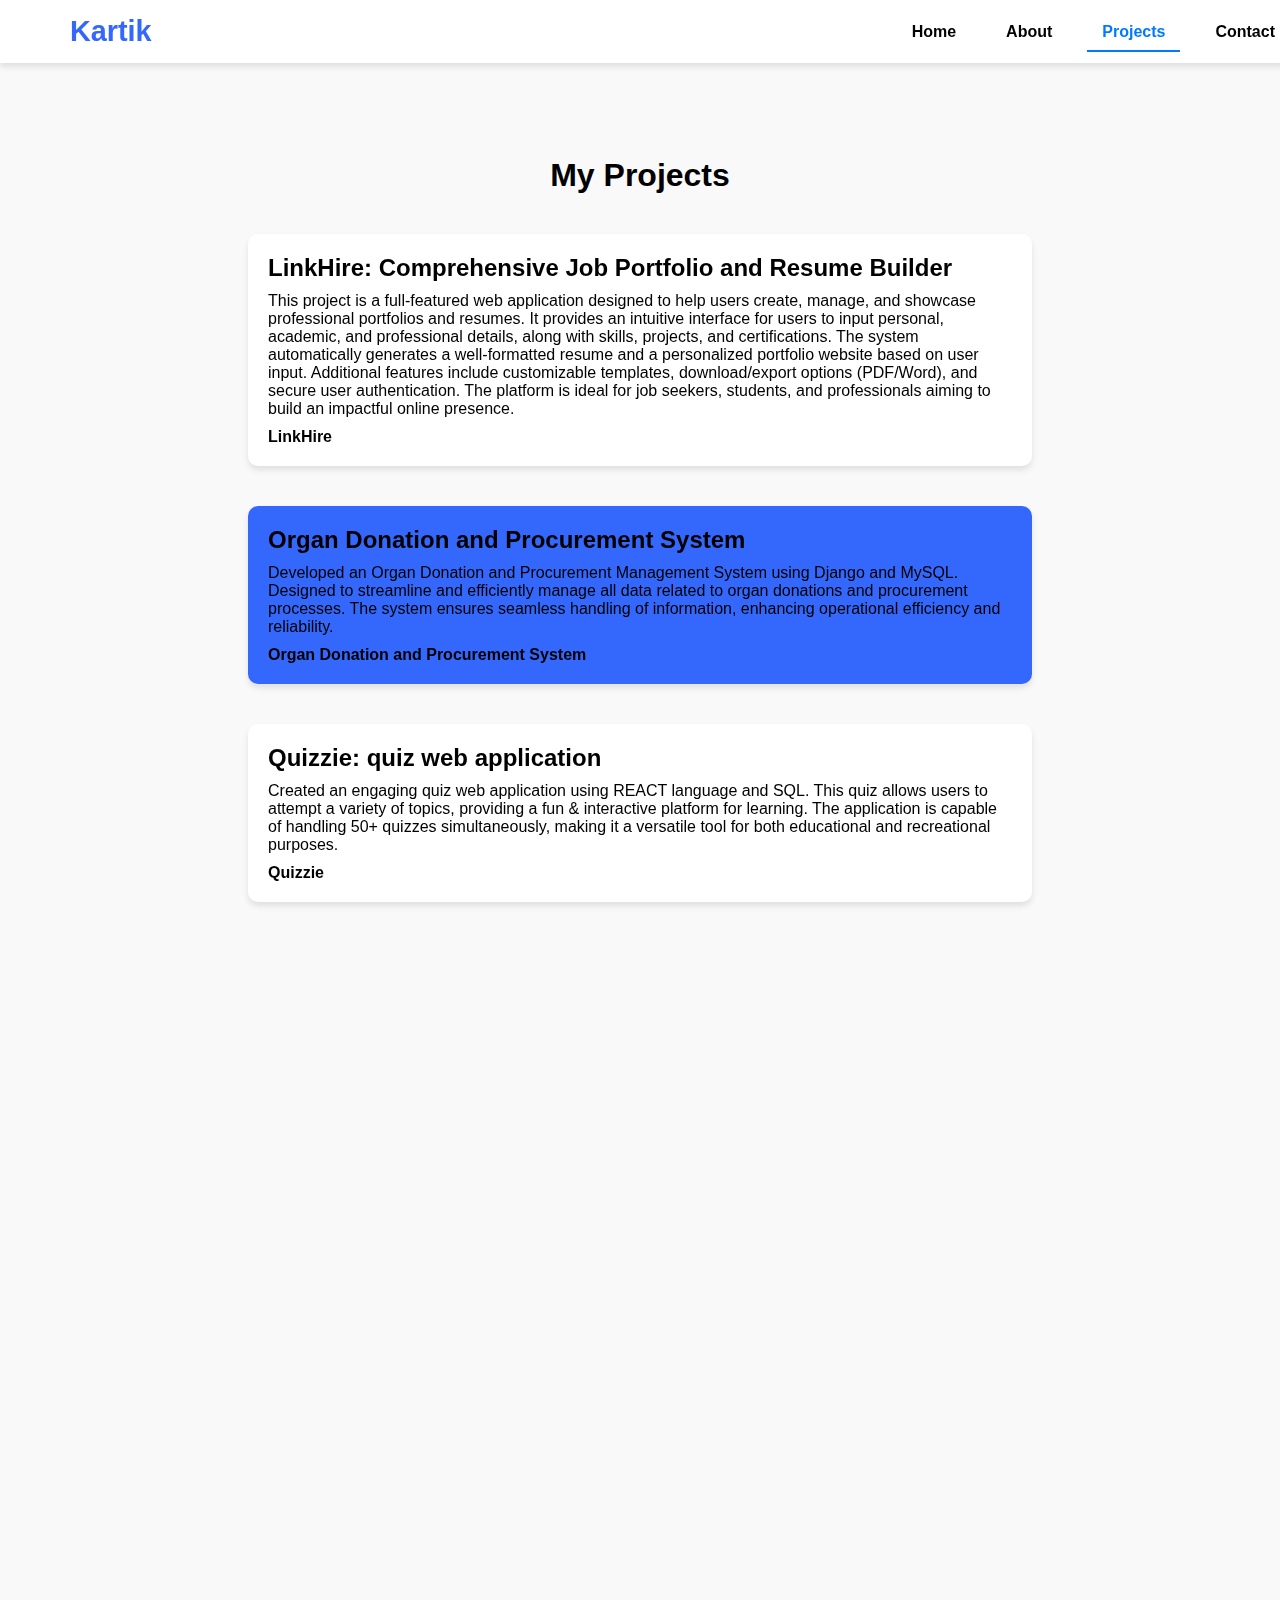
<file: projects.html>
<!DOCTYPE html>
<html lang="en">
<head>
    <meta charset="UTF-8">
    <meta name="viewport" content="width=device-width, initial-scale=1.0">
    <title>Projects</title>
    <link rel="stylesheet" href="styles.css">
</head>
<body>
    <header>
        <nav>
            <div class="logo">Kartik</div>
            <ul>
                <li><a href="index.html">Home</a></li>
                <li><a href="about.html">About</a></li>
                <li><a href="projects.html" class="active">Projects</a></li>
                <li><a href="contact.html">Contact</a></li>
            </ul>
        </nav>
    </header>
    <section id="projects">
        <h2>My Projects</h2>
        <div class="projects-container">
            <div class="project-card hidden">
                <div class="project-content">
                    <h3>LinkHire: Comprehensive Job Portfolio and Resume Builder</h3>
                    <p>This project is a full-featured web application designed to help users create, manage, and showcase professional portfolios and resumes. It provides an intuitive interface for users to input personal, academic, and professional details, along with skills, projects, and certifications. The system automatically generates a well-formatted resume and a personalized portfolio website based on user input. Additional features include customizable templates, download/export options (PDF/Word), and secure user authentication. The platform is ideal for job seekers, students, and professionals aiming to build an impactful online presence.
                    </p>
                    <a href="https://github.com/BhargavGejji/Comprehensive-Job-Portofolio-Website-and-Resume-Builder.git" target="_blank">LinkHire</a>
                </div>
            </div>
            <div class="project-card hidden alt">
                <div class="project-content">
                    <h3>Organ Donation and Procurement System</h3>
                    <p>Developed an Organ Donation and Procurement Management System using Django and MySQL.  
                        Designed to streamline and efficiently manage all data related to organ donations and procurement 
                        processes.  
                        The system ensures seamless handling of information, enhancing operational efficiency and reliability.</p>
                    <a href="https://github.com/Kartikkg22/Organ_Donation_and_Procurement_System.git" target="_blank">Organ Donation and Procurement System</a>
                </div>
            </div>
            <div class="project-card hidden">
                <div class="project-content">
                    <h3>Quizzie: quiz web application </h3>
                    <p>Created an engaging quiz web application using REACT language and SQL.  
                        This quiz allows users to attempt a variety of topics, providing a fun & interactive platform for learning.  
                        The application is capable of handling 50+ quizzes simultaneously, making it a versatile tool for both 
                        educational and recreational purposes. </p>
                    <a href="https://github.com/Kartikkg22/QuizWeb.git" target="_blank">Quizzie</a>
                </div>
            </div>
            <div class="project-card hidden alt">
                <div class="project-content">
                    <h3>Encrypto: file encryption and decryption</h3>
                    <p>Developed a robust file encryption and decryption application utilizing the symmetric encryption method of 
                        AES (Advanced Encryption Standard) 
                        Additionally, it integrates steganography techniques to encode messages within images, providing an extra 
                        layer of security by concealing information in plain sight 
                        The combination of AES encryption and steganography offers a comprehensive solution for protecting 
                        sensitive data and facilitating covert communication through images.</p>
                    <a href="https://github.com/Kartikkg22/Encrypto.git" target="_blank">Encrypto</a>
                </div>
            </div>
            <div class="project-card hidden ">
                <div class="project-content">
                    <h3>BOOKMYFLIGHT: airline reservation system</h3>
                    <p>Designed and implemented an efficient airline reservation system using C language 
                        This system, created with Hash Tables and Priority Queues, makes flight booking a swift and efficient 
                        process. 
                        This system can handle any number of bookings for multiple destinations including any category of seats. </p>
                    <a href="https://github.com/Kartikkg22/BookMyFlight.git" target="_blank">BOOKMYFLIGHT</a>
                </div>
            </div>
            <div class="project-card hidden alt">
                <div class="project-content">
                    <h3>Myntra_Clone: Ecommerce website</h3>
                    <p>This project is a functional clone of the popular fashion e-commerce platform, Myntra. It replicates key features such as user authentication, product browsing, filtering by category, cart management, wishlist, and order placement. The site includes a responsive UI, product detail pages, and secure checkout functionality, providing users with a seamless online shopping experience.</p>
                    <a href="https://github.com/Kartikkg22/Ecommerce_website_myntra_clone.git" target="_blank">Myntra_Clone</a>
                </div>
            </div>
        </div>
    </section>

    <script src="script.js"></script>
</body>
</html>
</file>
<file: styles.css>
body {
    font-family: Arial, sans-serif;
    margin: 0;
    padding: 0;
    text-align: center;
    background: #f0f2f5;
}
header {
    background: white;
    padding: 15px 30px;
    display: flex;
    justify-content: space-between;
    align-items: center;
    position: fixed;
    width: 100%;
    top: 0;
    left: 0;
    box-shadow: 0px 4px 6px rgba(0, 0, 0, 0.1);
}
.logo {
    font-size: 1.8em;
    font-weight: bold;
    color: #3468fc;
    margin-left: 20px;
}
nav {
    display: flex;
    justify-content: space-between;
    align-items: center;
    width: 100%;
    padding: 0 20px;
}
nav ul {
    list-style: none;
    padding: 0;
    margin: 0;
    display: flex;
    gap: 20px;
    margin-left: auto;
}
nav ul li {
    margin: 0;
}
nav ul li a {
    color: black;
    text-decoration: none;
    font-weight: bold;
    padding: 10px 15px;
    transition: color 0.3s, border-bottom 0.3s;
}
nav ul li a.active, nav ul li a:hover {
    color: #3468fc;
    border-bottom: 2px solid #3468fc;
}

.hi-home{
    font-size: 2rem;
}

.hi-home-color{
    color:blue;
}

.home {
    display: flex;
    align-items: center;
    justify-content: center;
    text-align: left;
    padding: 100px 50px;
}
.home_data {
    max-width: 50%;
}
.home_data h1{
    font-size: 3em;
    margin: 0;
}
.bd-grid {
    max-width: 1024px;
    display: grid;
    margin-left: 1rem;
    margin-right: 1rem;
}

#dynamic-text{
    color: skyblue;
}

.home-image {
    flex: 1;
    display: flex;
    justify-content: center;
}
.image-container {
    width: 600px;
    height: 600px;
    background: #3468fc;
    border-radius: 50% 50% 40% 60% / 50% 50% 60% 40%;;
    display: flex;
    justify-content: center;
    align-items: center;
    overflow: hidden;
}
.image-container img {
    width: 80%;
    height: auto;
    border-radius: 50%;
}

/*==== ABOUT ====*/
.about-section {
    padding: 50px 10%;
    display: flex;
    justify-content: center;
    align-items: center;
}

.about-container {
    display: flex;
    flex-wrap: wrap;
    align-items: center;
    justify-content: space-between;
}

.about-text {
    max-width: 600px;
    padding-right: 100px;
}

.about-text h1 {
    font-size: 2.5em;
    margin-bottom: 10px;
}

.highlight {
    color: #007BFF;
    font-weight: bold;
}

.skills-list {
    list-style: none;
    padding: 0;
}

.skills-list li {
    background: #f3f3f3;
    padding: 10px;
    margin: 5px 0;
    border-radius: 5px;
}

.about-image img {
    width: 300px;
    border-radius: 15px;
    box-shadow: 0px 4px 6px rgba(0, 0, 0, 0.1);
}

/* Navbar active link highlight */
nav ul li a.active {
    color: #007BFF;
    font-weight: bold;
    border-bottom: 2px solid #007BFF;
}

.skills-grid {
    display: grid;
    grid-template-columns: repeat(2, 1fr);
    gap: 20px;
    justify-content: center;
    align-items: center;
    text-align: center;
}
.skill-category svg {
    width: 40px;
    height: 40px;
    margin: 5px;
}

body {
    font-family: Arial, sans-serif;
    margin: 0;
    padding: 0;
    background: #f4f4f4;
}

#projects {
    text-align: center;
    padding: 50px 20px;
}

h2 {
    font-size: 2rem;
    margin-bottom: 30px;
}

.projects-container {
    display: flex;
    flex-direction: column;
    align-items: center;
}

.project-card {
    width: 60%;
    background: #ffffff;
    padding: 20px;
    margin: 20px 0;
    border-radius: 10px;
    box-shadow: 0px 4px 6px rgba(0, 0, 0, 0.1);
    transform: translateX(-100%);
    opacity: 0;
    transition: all 0.8s ease-out;
}

.project-card.alt {
    background: #3468fc;
}

.project-card.show {
    transform: translateX(0);
    opacity: 1;
}

.project-content {
    text-align: left;
}

.project-content h3 {
    margin: 0;
    font-size: 1.5rem;
}

.project-content p {
    margin: 10px 0;
}

.project-content a {
    color: black;
    text-decoration: none;
    font-weight: bold;
}

body {
    font-family: Arial, sans-serif;
    text-align: center;
    background-color: #f9f9f9;
    padding-top: 80px;
}

#contact {
    margin-top: 50px;
}

h2 {
    font-size: 2rem;
    margin-bottom: 20px;
}

.contact-icons {
    display: flex;
    justify-content: center;
    gap: 20px;
    margin-top: 20px;
}

.icon {
    font-size: 2.5rem;
    color: white;
    width: 60px;
    height: 60px;
    display: flex;
    align-items: center;
    justify-content: center;
    border-radius: 50%;
    transition: transform 0.3s ease, box-shadow 0.3s ease;
    text-decoration: none;
}

.email { background-color: #D44638; } /* Gmail Red */
.linkedin { background-color: #0077b5; } /* LinkedIn Blue */
.github { background-color: #333; } /* GitHub Black */
.twitter { background-color: #1DA1F2; } /* Twitter Blue */
.whatsapp { background-color: #25D366; } /* WhatsApp Green */

.icon:hover {
    transform: scale(1.2);
    box-shadow: 0px 5px 15px rgba(0, 0, 0, 0.2);
}
</file>
